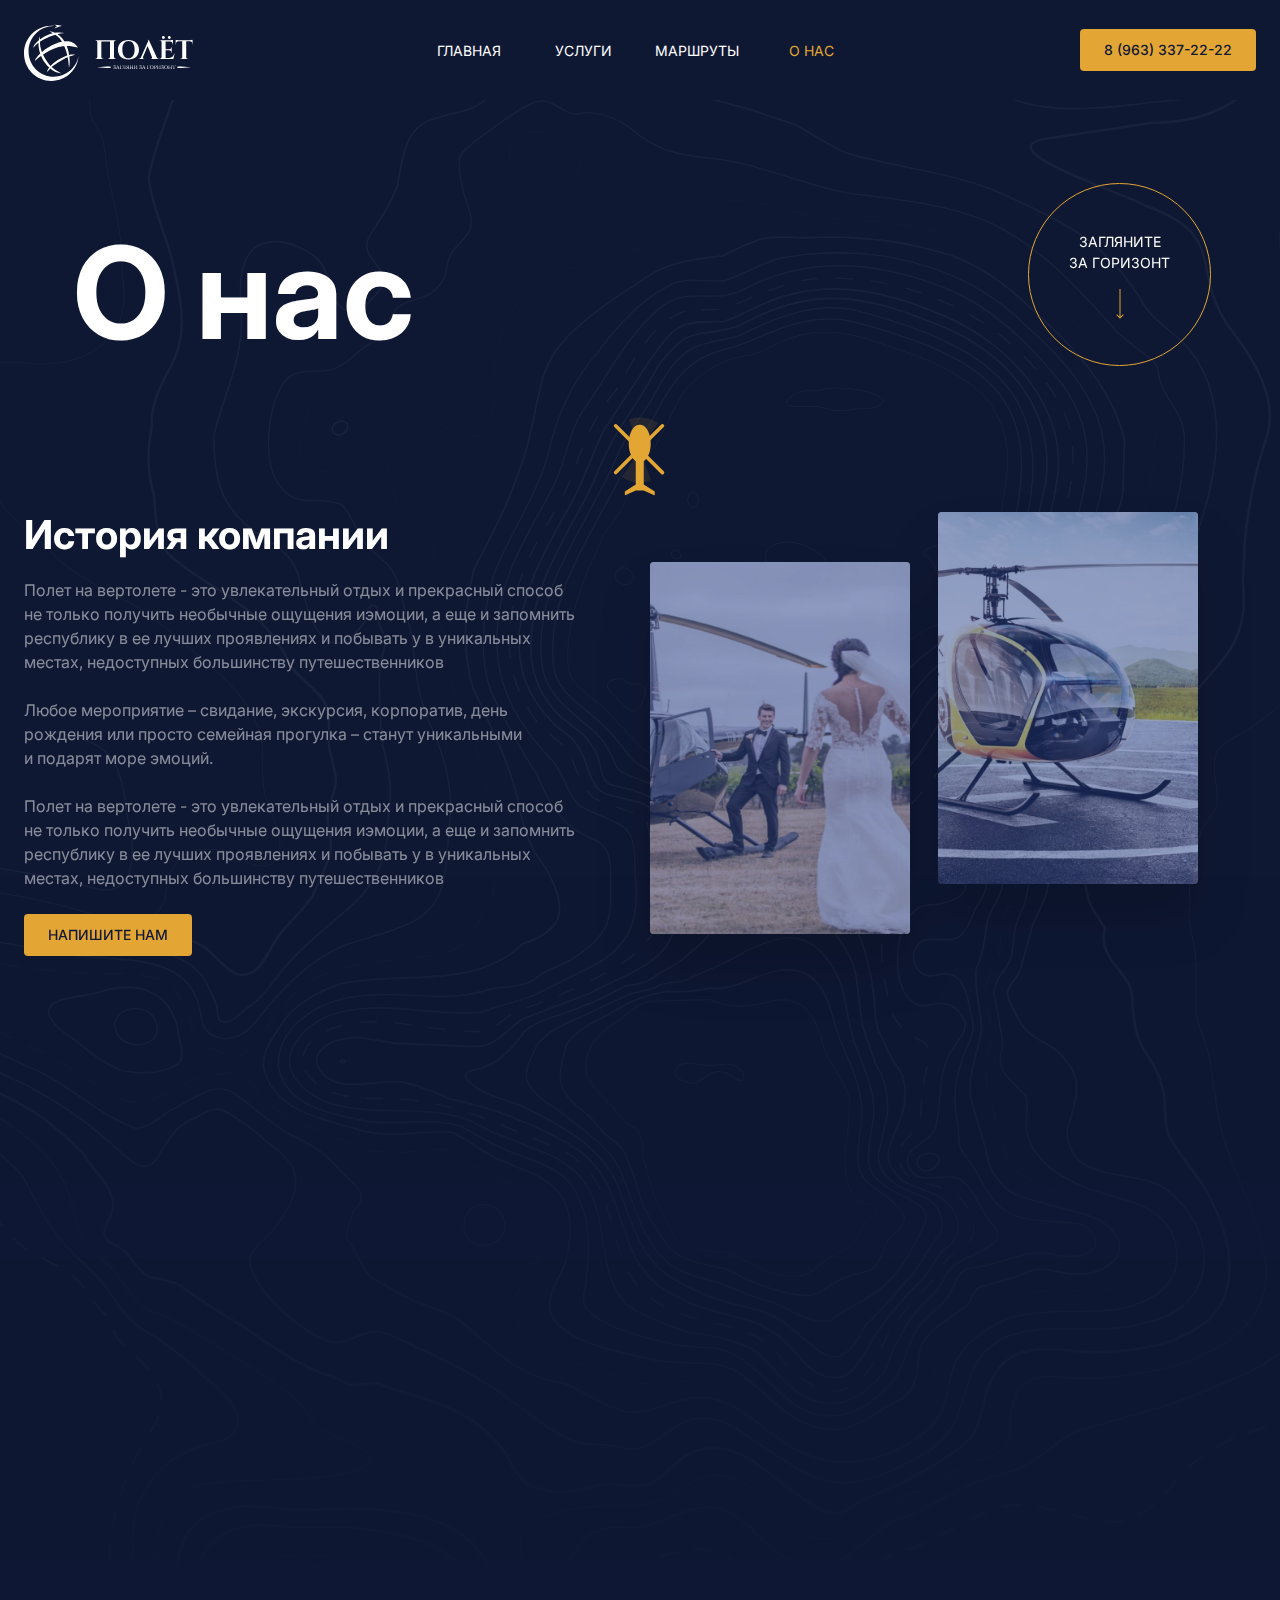
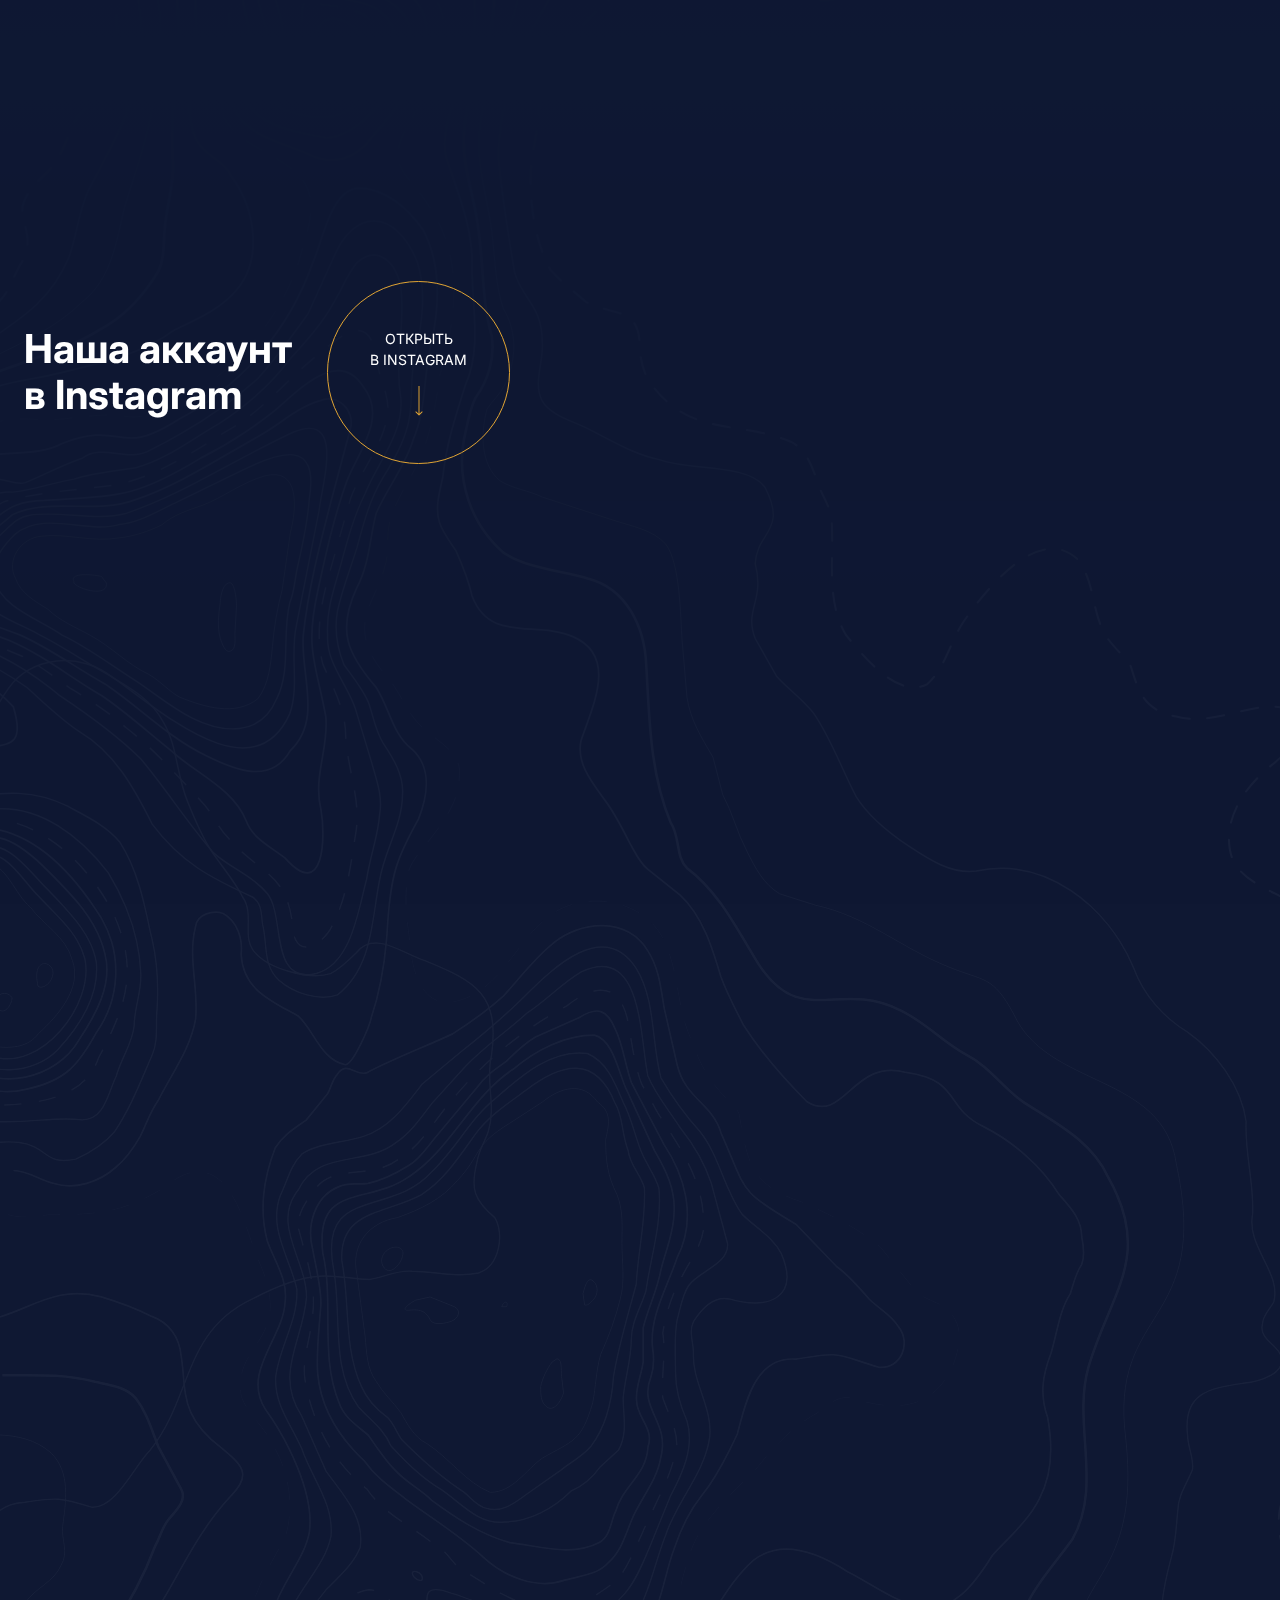
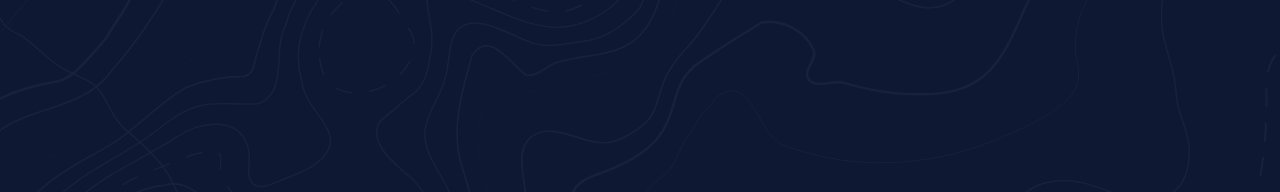
<file: about.html>
<!DOCTYPE html>
<html lang="ru">

<head>
	<meta charset="UTF-8">
	<meta http-equiv="X-UA-Compatible" content="IE=edge">
	<meta name="viewport" content="width=device-width, initial-scale=1.0">
	<title>Полёт - О нас</title>
	<!-- styles -->
	<link rel="stylesheet" href="css/vendor.min.css">
	<link rel="stylesheet" href="css/app.min.css">
</head>

<body class="scroll-disabled">
	<!-- cursor -->
	<div class="cursor cursor--hidden" id="cursor">
		<svg width="24" height="24" viewBox="0 0 17 17" fill="none" xmlns="http://www.w3.org/2000/svg">
			<path d="M0.74264 0.75736L16.299 7.82843L9.22792 9.24264L7.81371 16.3137L0.74264 0.75736Z" fill="#E3A634" />
		</svg>
	</div>
	<!-- end of cursor -->
	<!-- loader -->
	<div class="loader" id="loader">
		<div class="loader__block">
			<svg class="loader__icon" width="31" height="71" viewBox="0 0 31 71" fill="none" xmlns="http://www.w3.org/2000/svg">
				<path fill-rule="evenodd" clip-rule="evenodd" d="M19.25 36.7048C23.3474 33.9409 26.25 27.0559 26.25 19C26.25 8.50659 21.3251 0 15.25 0C9.17487 0 4.25 8.50659 4.25 19C4.25 27.0559 7.15264 33.9409 11.25 36.7048V60L0.25 67V71L11.25 66H19.25L30.25 71V67L19.25 60V36.7048Z" fill="#E3A634" />
			</svg>
			<svg class="loader__icon loader__icon--rotate" width="92" height="92" viewBox="0 0 92 92" fill="none" xmlns="http://www.w3.org/2000/svg">
				<path opacity="0.1" d="M76.5651 34.8749C78.3207 39.6984 78.9098 44.869 78.2843 49.9638C77.6587 55.0586 75.8362 59.933 72.9658 64.1885L45.9999 45.9998L76.5651 34.8749Z" fill="#E3A634" />
				<path opacity="0.1" d="M15.4349 57.1251C13.6793 52.3016 13.0902 47.131 13.7157 42.0362C14.3413 36.9414 16.1638 32.067 19.0342 27.8115L46.0001 46.0002L15.4349 57.1251Z" fill="#E3A634" />
				<rect x="21.8105" y="21" width="69.784" height="3.62148" rx="1.81074" transform="rotate(45 21.8105 21)" fill="#E3A634" />
				<rect width="69.784" height="3.62148" rx="1.81074" transform="matrix(-0.707107 0.707107 0.707107 0.707107 68.5947 21)" fill="#E3A634" />
			</svg>
		</div>
	</div>
	<!-- end of loader -->
	<!-- header -->
	<header class="header @@header" id="header" data-aos="fade-down" data-aos-delay="1000">
		<div class="container">
			<div class="header__wrapper">
				<button class="hamburger" id="hamburger-toggle" aria-label="Меню">
					<span class="hamburger__inner"></span>
					<span class="hamburger__inner"></span>
					<span class="hamburger__inner"></span>
				</button>
				<a href="index.html" class="header__logotype">
					<picture>
						<source srcset="img/logotype.svg" media="(min-width: 768px)">
						<img src="img/logotype-mobile.svg" alt="ПОЛЁТ">
					</picture>
				</a>
				<nav class="nav header__nav">
					<ul class="nav__list">
						<li class="nav__item @@main">
							<a href="index.html" class="nav__link">Главная</a>
						</li>
						<li class="nav__item @@services">
							<a href="services.html" class="nav__link">Услуги</a>
						</li>
						<li class="nav__item @@routes">
							<a href="routes.html" class="nav__link">Маршруты</a>
						</li>
						<li class="nav__item nav__item--active">
							<a href="about.html" class="nav__link">О нас</a>
						</li>
					</ul>
				</nav>
				<a href="tel:89633372222" class="header__number">
					<svg class="header__number-icon">
						<use xlink:href="img/sprite.svg#icon-phone-call"></use>
					</svg>
					<span class="header__number-title">8 (963) 337-22-22</span>
				</a>
			</div>
		</div>
	</header>
	<!-- end of header -->
	<!-- wrapper -->
	<div class="wrapper" data-aos="fade-in">
		<!-- page top -->
		<div class="page-top" id="page-top" data-aos="fade-in" data-aos-delay="1500" data-aos-anchor="#header">
			<div class="container">
				<div class="page-top__wrapper">
					<div class="page-top__overlay"></div>
					<picture class="page-top__img">
						<source srcset="img/promo-bg.jpg" media="(min-width: 768px)">
						<img src="img/promo-bg-mobile.jpg" alt="Image">
					</picture>
					<h2 class="page-top__title" data-aos="fade-up" data-aos-delay="2700" data-aos-anchor="#header">О нас</h2>
					<a href="#services" class="back-to page-top__back" data-aos="fade-up" data-aos-delay="2700" data-aos-anchor="#header">
						<span class="back-to__title">Загляните <br>за горизонт</span>
						<svg class="back-to__icon">
							<use xlink:href="img/sprite.svg#icon-arrow-bottom"></use>
						</svg>
					</a>
				</div>
			</div>
		</div>
		<!-- end of page top -->
		<!-- wrapper main -->
		<div class="wrapper-main" data-aos="fade-in" data-aos-delay="3000" data-aos-anchor="#header">
			<!-- about -->
			<section class="about" id="about">
				<div class="container">
					<div class="about__wrapper">
						<div class="about__left" data-aos="fade-right">
							<h3 class="about__title"><b>История компании</b></h3>
							<p class="about__description">
								Полет на вертолете - это увлекательный отдых и прекрасный способ <br>
								не только получить необычные ощущения иэмоции, a еще и запомнить республику в ее лучших проявлениях и побывать у в уникальных местах, недоступных большинству путешественников
								<br><br>
								Любое мероприятие – свидание, экскурсия, корпоратив, день рождения или просто семейная прогулка – станут уникальными <br>
								и подарят море эмоций.
								<br><br>
								Полет на вертолете - это увлекательный отдых и прекрасный способ <br>
								не только получить необычные ощущения иэмоции, a еще и запомнить республику в ее лучших проявлениях и побывать у в уникальных местах, недоступных большинству путешественников
							</p>
							<a href="#" class="about__btn btn">Напишите нам</a>
						</div>
						<div class="about__right" data-aos="fade-left">
							<div class="about__images">
								<picture class="about__img">
									<img src="img/about-img-01.jpg" alt="Image">
								</picture>
								<picture class="about__img">
									<img src="img/about-img-02.jpg" alt="Image">
								</picture>
							</div>
						</div>
					</div>
				</div>
			</section>
			<!-- end of about -->
			<!-- fleet -->
			<section class="fleet" id="fleet">
				<div class="container">
					<div class="section-heading" data-aos="fade-up">
						<h2 class="section-heading__title">Флот воздушных судов</h2>
					</div>
					<div class="fleet__wrapper">
						<article class="fleet__item" data-aos="fade-up">
							<div class="fleet__body">
								<h3 class="fleet__title">Airbus H130</h3>
								<ul class="fleet__list">
									<li class="fleet__list-item">Полет на вертолете</li>
									<li class="fleet__list-item">Полет на вертолете</li>
									<li class="fleet__list-item">Полет на вертолете</li>
									<li class="fleet__list-item">Полет на вертолете</li>
								</ul>
								<a href="#" class="fleet__link">Сертификат летной годности</a>
							</div>
							<picture class="fleet__img">
								<img src="img/fleet-helicopter-01.png" alt="Image">
							</picture>
						</article>
						<article class="fleet__item" data-aos="fade-up">
							<picture class="fleet__img">
								<img src="img/fleet-helicopter-02.png" alt="Image">
							</picture>
							<div class="fleet__body">
								<h3 class="fleet__title">Airbus EC130T2</h3>
								<ul class="fleet__list">
									<li class="fleet__list-item">Полет на вертолете</li>
									<li class="fleet__list-item">Полет на вертолете</li>
									<li class="fleet__list-item">Полет на вертолете</li>
									<li class="fleet__list-item">Полет на вертолете</li>
								</ul>
								<a href="#" class="fleet__link">Сертификат летной годности</a>
							</div>
						</article>
					</div>
				</div>
			</section>
			<!-- end of fleet -->
			<!-- gallery -->
			<section class="gallery" id="gallery">
				<div class="container">
					<div class="gallery__top">
						<div class="section-heading">
							<h2 class="section-heading__title">Наша аккаунт <br>в Instagram</h2>
						</div>
						<a href="#" class="back-to gallery__back" target="_blank">
							<span class="back-to__title">Открыть <br>в Instagram</span>
							<svg class="back-to__icon">
								<use xlink:href="img/sprite.svg#icon-arrow-bottom"></use>
							</svg>
						</a>
					</div>
					<div class="marquee gallery__marque" data-aos="transform">
						<div class="marquee__group">
							<picture class="gallery__img">
								<img src="img/gallery-01.jpg" alt="Image">
							</picture>
							<picture class="gallery__img">
								<img src="img/gallery-02.jpg" alt="Image">
							</picture>
							<picture class="gallery__img">
								<img src="img/gallery-03.jpg" alt="Image">
							</picture>
							<picture class="gallery__img">
								<img src="img/gallery-04.jpg" alt="Image">
							</picture>
							<picture class="gallery__img">
								<img src="img/gallery-05.jpg" alt="Image">
							</picture>
						</div>
						<div aria-hidden="true" class="marquee__group">
							<picture class="gallery__img">
								<img src="img/gallery-01.jpg" alt="Image">
							</picture>
							<picture class="gallery__img">
								<img src="img/gallery-02.jpg" alt="Image">
							</picture>
							<picture class="gallery__img">
								<img src="img/gallery-03.jpg" alt="Image">
							</picture>
							<picture class="gallery__img">
								<img src="img/gallery-04.jpg" alt="Image">
							</picture>
							<picture class="gallery__img">
								<img src="img/gallery-05.jpg" alt="Image">
							</picture>
						</div>
					</div>
					<div class="marquee marquee--reverse gallery__marque" data-aos="transform-reverse">
						<div class="marquee__group">
							<picture class="gallery__img">
								<img src="img/gallery-06.jpg" alt="Image">
							</picture>
							<picture class="gallery__img">
								<img src="img/gallery-07.jpg" alt="Image">
							</picture>
							<picture class="gallery__img">
								<img src="img/gallery-08.jpg" alt="Image">
							</picture>
							<picture class="gallery__img">
								<img src="img/gallery-09.jpg" alt="Image">
							</picture>
							<picture class="gallery__img">
								<img src="img/gallery-01.jpg" alt="Image">
							</picture>
						</div>
						<div aria-hidden="true" class="marquee__group">
							<picture class="gallery__img">
								<img src="img/gallery-06.jpg" alt="Image">
							</picture>
							<picture class="gallery__img">
								<img src="img/gallery-07.jpg" alt="Image">
							</picture>
							<picture class="gallery__img">
								<img src="img/gallery-08.jpg" alt="Image">
							</picture>
							<picture class="gallery__img">
								<img src="img/gallery-09.jpg" alt="Image">
							</picture>
							<picture class="gallery__img">
								<img src="img/gallery-01.jpg" alt="Image">
							</picture>
						</div>
					</div>
				</div>
			</section>
			<!-- end of gallery -->
			<!-- feedback -->
			<section class="feedback" id="feedback" data-aos="fade-in">
				<div class="container">
					<div class="feedback__wrapper" data-aos="fade-left">
						<h2 class="feedback__title">Отправляйтесь за горизонт на комфортном вертолете </h2>
						<p class="feedback__description">Оставьте свои данные, мы свяжемся с вами и обсудим все детали </p>
						<form action="#" class="feedback-form feedback__form">
							<div class="feedback-form__inner">
								<input type="text" class="feedback-form__input input" placeholder="Ваше имя" required>
								<input type="tel" class="feedback-form__input input" placeholder="Номер телефона" data-inputmask="'mask': '+7 (999) 999-99-99'" required>
							</div>
							<div class="feedback-form__inner">
								<textarea class="feedback-form__input textarea" placeholder="Ваше сообщение" required></textarea>
							</div>
							<div class="feedback-form__bottom">
								<p class="feedback-form__copyright">Нажимая кнопку «отправить», вы принимаете <a href="#">условия передачи персональных данных</a> и нашу <a href="#">политику конфиденциальности</a></p>
								<button class="feedback-form__btn btn">Отправить</button>
							</div>
						</form>
					</div>
				</div>
			</section>
			<!-- end of feedback -->
			<!-- footer -->
			<footer class="footer" id="footer" data-aos="fade-in" data-aos-anchor="#footer">
				<div class="container">
					<div class="footer__wrapper">
						<div class="footer__block">
							<span class="footer__help">Email</span>
							<a href="#" class="footer__link">polet.travelcompany@gmail.com</a>
						</div>
						<div class="footer__block">
							<span class="footer__help">Телефон</span>
							<a href="tel:89633372222" class="footer__link">8 (963) 337-22-22</a>
						</div>
						<div class="footer__block">
							<span class="footer__help">Адрес</span>
							<address class="footer__link">Дагестан, Махачкала, д.1 офис 1</address>
						</div>
						<a href="#header" class="back-to footer__back">
							<span class="back-to__title">Вернуться наверх</span>
							<svg class="back-to__icon">
								<use xlink:href="img/sprite.svg#icon-arrow-top"></use>
							</svg>
						</a>
					</div>
					<div class="footer__wrapper footer__wrapper--bottom">
						<div class="footer__block">
							<p class="footer__copyright">© Полет 2022 | Все права защищены</p>
						</div>
						<div class="footer__block">
							<a href="#" class="footer__info">Политика конфиденциальности</a>
						</div>
						<div class="footer__block">
							<div class="c-socials footer__socials">
								<ul class="c-socials__list">
									<li class="c-socials__item">
										<a href="#" class="c-socials__link">
											<svg class="c-socials__icon">
												<use xlink:href="img/sprite.svg#icon-telegram"></use>
											</svg>
										</a>
									</li>
									<li class="c-socials__item">
										<a href="#" class="c-socials__link">
											<svg class="c-socials__icon">
												<use xlink:href="img/sprite.svg#icon-vk"></use>
											</svg>
										</a>
									</li>
									<li class="c-socials__item">
										<a href="#" class="c-socials__link">
											<svg class="c-socials__icon">
												<use xlink:href="img/sprite.svg#icon-instagram"></use>
											</svg>
										</a>
									</li>
								</ul>
							</div>
						</div>
					</div>
				</div>
			</footer>
			<!-- end of footer -->
		</div>
		<!-- end of wrapper main -->
	</div>
	<!-- end of wrapper -->
	<!-- scripts -->
	<script src="js/vendor.min.js"></script>
	<script src="js/app.min.js"></script>
</body>

</html>
</file>
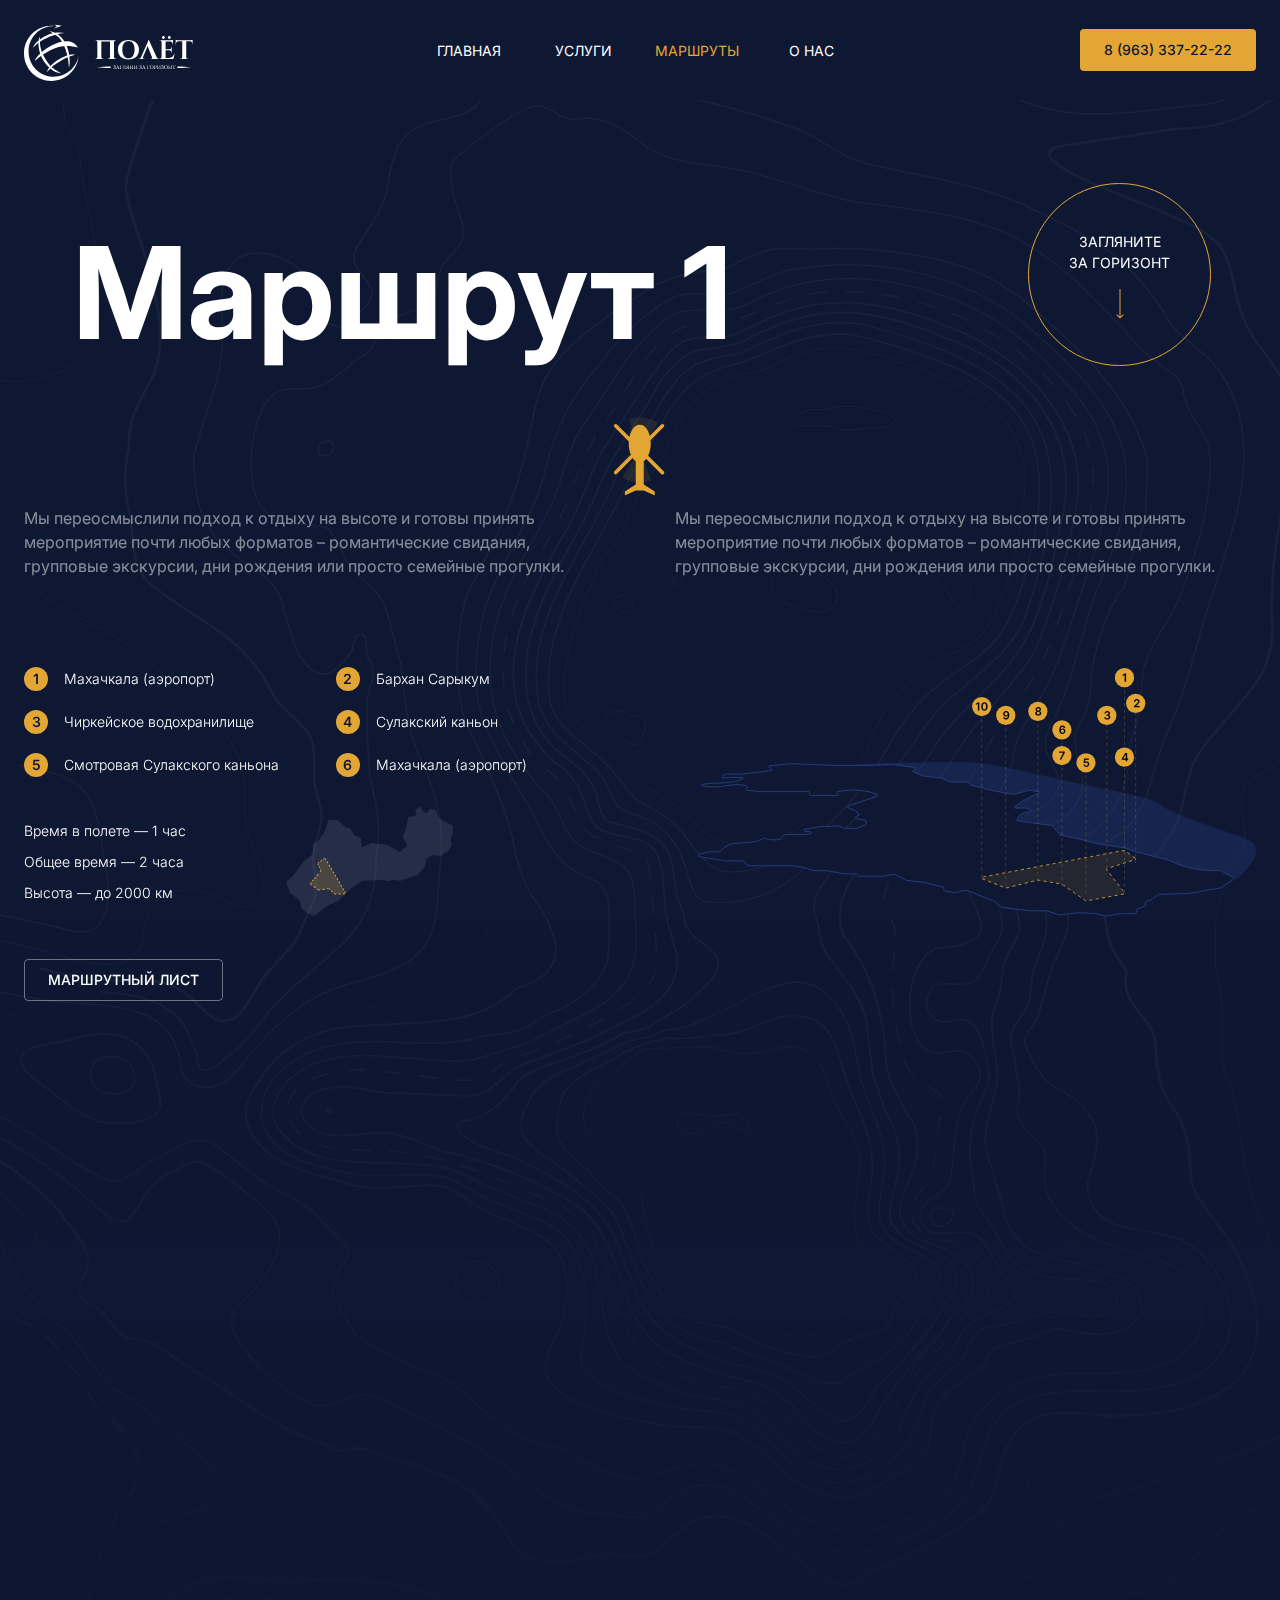
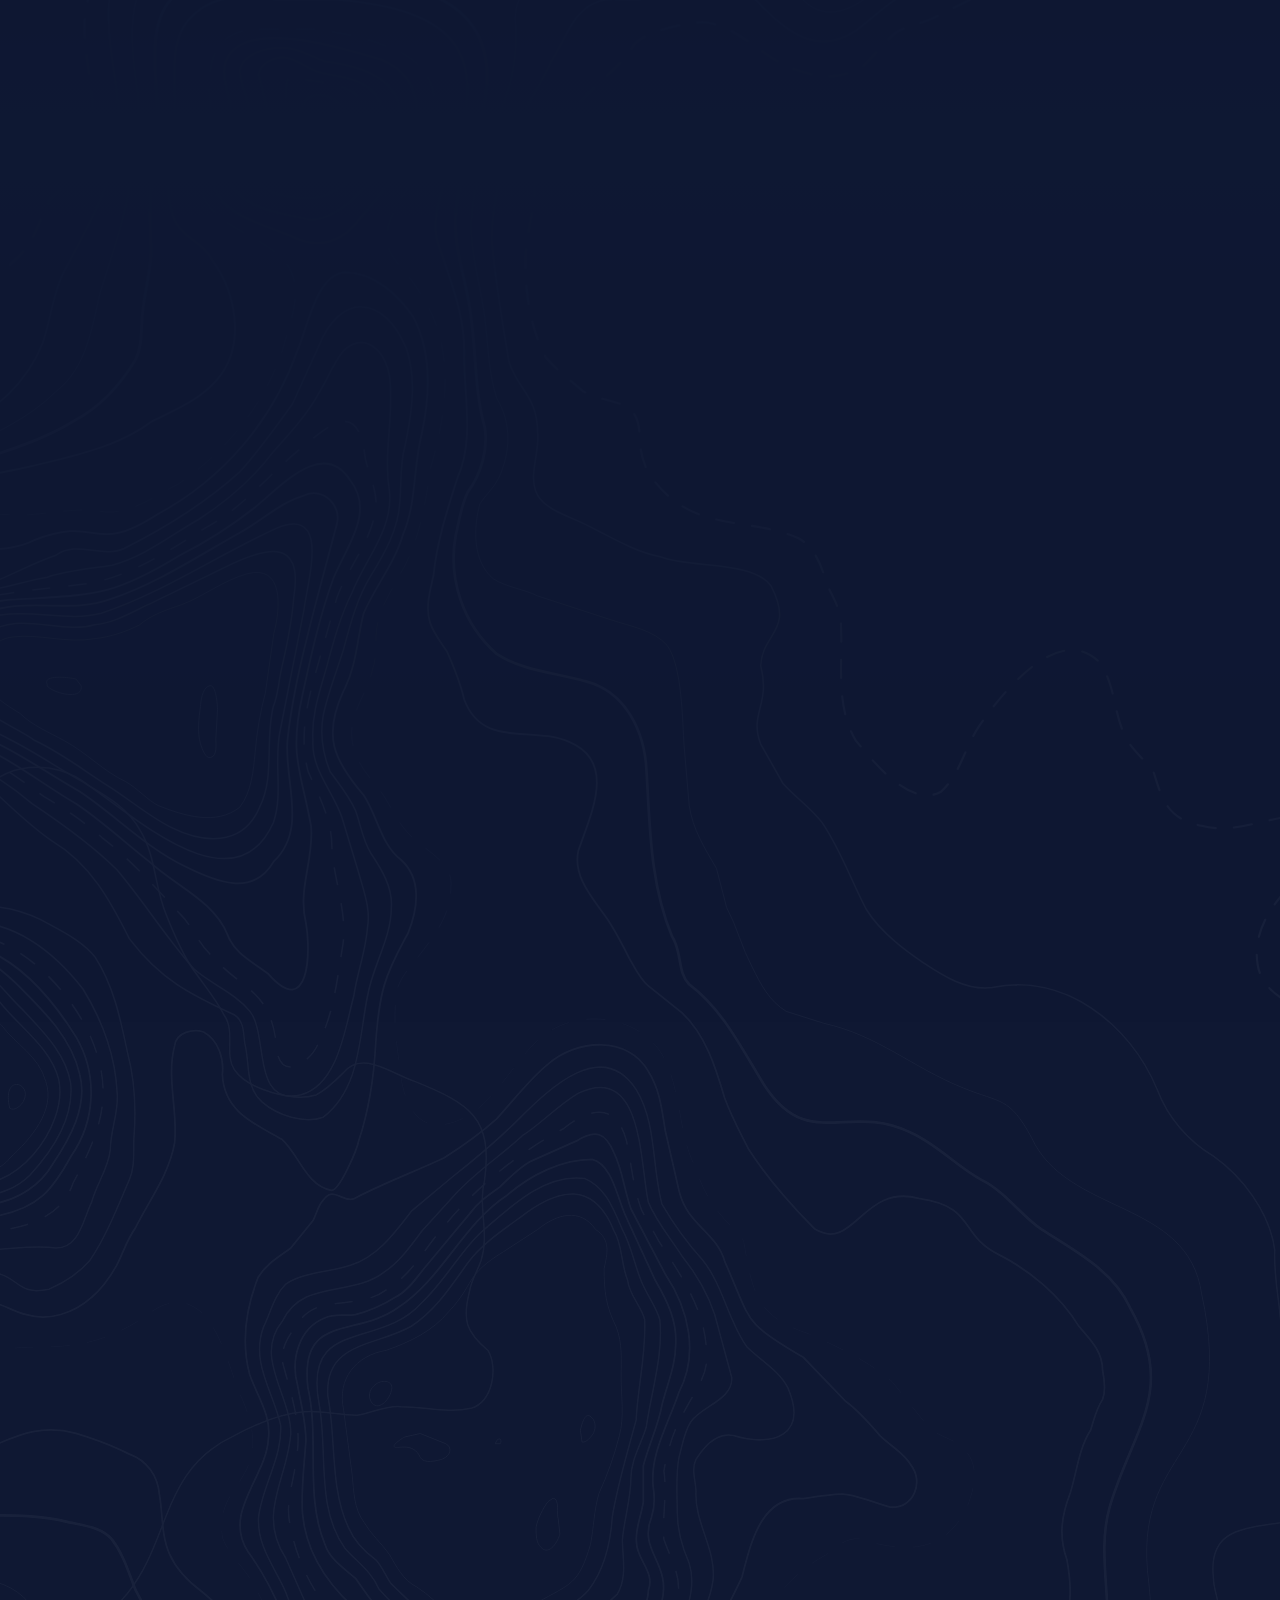
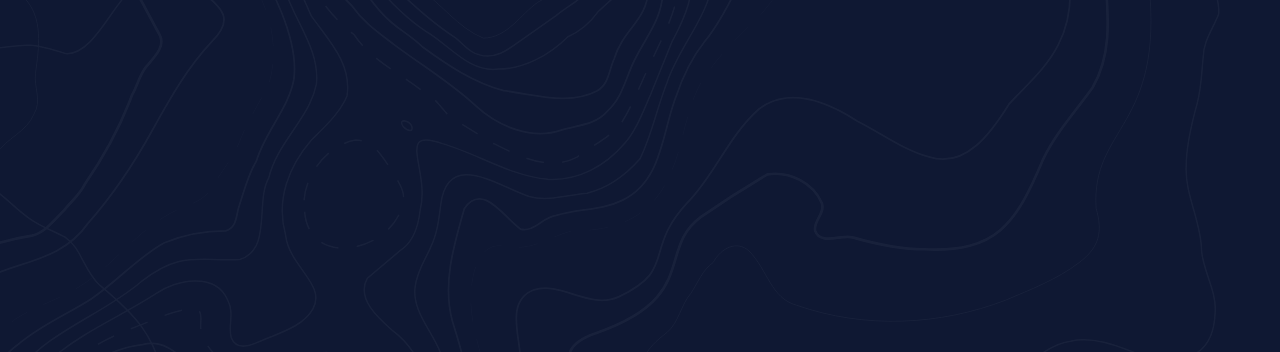
<file: route.html>
<!DOCTYPE html>
<html lang="ru">

<head>
	<meta charset="UTF-8">
	<meta http-equiv="X-UA-Compatible" content="IE=edge">
	<meta name="viewport" content="width=device-width, initial-scale=1.0">
	<title>Полёт - Маршрут 1</title>
	<!-- styles -->
	<link rel="stylesheet" href="css/vendor.min.css">
	<link rel="stylesheet" href="css/app.min.css">
</head>

<body class="scroll-disabled">
	<!-- cursor -->
	<div class="cursor cursor--hidden" id="cursor">
		<svg width="24" height="24" viewBox="0 0 17 17" fill="none" xmlns="http://www.w3.org/2000/svg">
			<path d="M0.74264 0.75736L16.299 7.82843L9.22792 9.24264L7.81371 16.3137L0.74264 0.75736Z" fill="#E3A634" />
		</svg>
	</div>
	<!-- end of cursor -->
	<!-- loader -->
	<div class="loader" id="loader">
		<div class="loader__block">
			<svg class="loader__icon" width="31" height="71" viewBox="0 0 31 71" fill="none" xmlns="http://www.w3.org/2000/svg">
				<path fill-rule="evenodd" clip-rule="evenodd" d="M19.25 36.7048C23.3474 33.9409 26.25 27.0559 26.25 19C26.25 8.50659 21.3251 0 15.25 0C9.17487 0 4.25 8.50659 4.25 19C4.25 27.0559 7.15264 33.9409 11.25 36.7048V60L0.25 67V71L11.25 66H19.25L30.25 71V67L19.25 60V36.7048Z" fill="#E3A634" />
			</svg>
			<svg class="loader__icon loader__icon--rotate" width="92" height="92" viewBox="0 0 92 92" fill="none" xmlns="http://www.w3.org/2000/svg">
				<path opacity="0.1" d="M76.5651 34.8749C78.3207 39.6984 78.9098 44.869 78.2843 49.9638C77.6587 55.0586 75.8362 59.933 72.9658 64.1885L45.9999 45.9998L76.5651 34.8749Z" fill="#E3A634" />
				<path opacity="0.1" d="M15.4349 57.1251C13.6793 52.3016 13.0902 47.131 13.7157 42.0362C14.3413 36.9414 16.1638 32.067 19.0342 27.8115L46.0001 46.0002L15.4349 57.1251Z" fill="#E3A634" />
				<rect x="21.8105" y="21" width="69.784" height="3.62148" rx="1.81074" transform="rotate(45 21.8105 21)" fill="#E3A634" />
				<rect width="69.784" height="3.62148" rx="1.81074" transform="matrix(-0.707107 0.707107 0.707107 0.707107 68.5947 21)" fill="#E3A634" />
			</svg>
		</div>
	</div>
	<!-- end of loader -->
	<!-- header -->
	<header class="header @@header" id="header" data-aos="fade-down" data-aos-delay="1000">
		<div class="container">
			<div class="header__wrapper">
				<button class="hamburger" id="hamburger-toggle" aria-label="Меню">
					<span class="hamburger__inner"></span>
					<span class="hamburger__inner"></span>
					<span class="hamburger__inner"></span>
				</button>
				<a href="index.html" class="header__logotype">
					<picture>
						<source srcset="img/logotype.svg" media="(min-width: 768px)">
						<img src="img/logotype-mobile.svg" alt="ПОЛЁТ">
					</picture>
				</a>
				<nav class="nav header__nav">
					<ul class="nav__list">
						<li class="nav__item @@main">
							<a href="index.html" class="nav__link">Главная</a>
						</li>
						<li class="nav__item @@services">
							<a href="services.html" class="nav__link">Услуги</a>
						</li>
						<li class="nav__item nav__item--active">
							<a href="routes.html" class="nav__link">Маршруты</a>
						</li>
						<li class="nav__item @@about">
							<a href="about.html" class="nav__link">О нас</a>
						</li>
					</ul>
				</nav>
				<a href="tel:89633372222" class="header__number">
					<svg class="header__number-icon">
						<use xlink:href="img/sprite.svg#icon-phone-call"></use>
					</svg>
					<span class="header__number-title">8 (963) 337-22-22</span>
				</a>
			</div>
		</div>
	</header>
	<!-- end of header -->
	<!-- wrapper -->
	<div class="wrapper" data-aos="fade-in">
		<!-- page top -->
		<div class="page-top" id="page-top" data-aos="fade-in" data-aos-delay="1500" data-aos-anchor="#header">
			<div class="container">
				<div class="page-top__wrapper">
					<div class="page-top__overlay"></div>
					<picture class="page-top__img">
						<source srcset="img/promo-bg.jpg" media="(min-width: 768px)">
						<img src="img/promo-bg-mobile.jpg" alt="Image">
					</picture>
					<h2 class="page-top__title" data-aos="fade-up" data-aos-delay="2700" data-aos-anchor="#header">Маршрут 1</h2>
					<a href="#services" class="back-to page-top__back" data-aos="fade-up" data-aos-delay="2700" data-aos-anchor="#header">
						<span class="back-to__title">Загляните <br>за горизонт</span>
						<svg class="back-to__icon">
							<use xlink:href="img/sprite.svg#icon-arrow-bottom"></use>
						</svg>
					</a>
				</div>
			</div>
		</div>
		<!-- end of page top -->
		<!-- wrapper main -->
		<div class="wrapper-main" data-aos="fade-in" data-aos-delay="3000" data-aos-offset="0">
			<!-- route -->
			<div class="route" id="route">
				<div class="container">
					<div class="route__top" data-aos="fade-up">
						<p class="route__description">Мы переосмыслили подход к отдыху на высоте и готовы принять мероприятие почти любых форматов – романтические свидания, групповые экскурсии, дни рождения или просто семейные прогулки. </p>
						<p class="route__description">Мы переосмыслили подход к отдыху на высоте и готовы принять мероприятие почти любых форматов – романтические свидания, групповые экскурсии, дни рождения или просто семейные прогулки. </p>
						<div class="route__controls route__controls--mobile">
							<a href="#" class="route__btn btn btn--transparent">Маршрутный лист</a>
						</div>
					</div>
					<div class="route__wrapper">
						<div class="route__left" data-aos="fade-right">
							<div class="route__body">
								<ul class="route__list">
									<li class="route__item">Махачкала (аэропорт)</li>
									<li class="route__item">Бархан Сарыкум</li>
									<li class="route__item">Чиркейское водохранилище</li>
									<li class="route__item">Сулакский каньон</li>
									<li class="route__item">Смотровая Сулакского каньона</li>
									<li class="route__item">Махачкала (аэропорт)</li>
								</ul>
								<div class="route__block">
									<div class="route__info">
										<span class="route__elem">Время в полете — <span>1 час</span></span>
										<span class="route__elem">Общее время — <span>2 часа</span></span>
										<span class="route__elem">Высота — <span>до 2000 км</span></span>
									</div>
									<picture class="route__info-map">
										<img src="img/info-map-06.png" alt="Image">
									</picture>
								</div>
							</div>
							<div class="route__controls route__controls--desktop">
								<a href="#" class="route__btn btn btn--transparent">Маршрутный лист</a>
							</div>
						</div>
						<div class="route__right" data-aos="fade-left">
							<picture class="route__map">
								<img src="img/route-map-06.svg" alt="Map">
							</picture>
						</div>
					</div>
				</div>
			</div>
			<!-- end of route -->
			<!-- application -->
			<section class="application" id="application">
				<div class="container">
					<div class="application__wrapper" data-aos="fade-in" data-aos-anchor="#application">
						<a href="about.html" class="back-to application__back" data-aos="fade-right">
							<span class="back-to__title">Подробнее <br>о нас и наших <br>вертолетах</span>
							<svg class="back-to__icon">
								<use xlink:href="img/sprite.svg#icon-arrow-right"></use>
							</svg>
						</a>
						<div class="application__left">
							<picture class="application__img">
								<img src="img/helicopter.png" alt="Image">
							</picture>
						</div>
						<div class="application__right" data-aos="fade-left">
							<h3 class="application__title">Оставить заявку на полет <br>по этому маршруту</h3>
							<form action="#" class="application-form">
								<div class="application-form__inner">
									<input type="tel" class="application-form__input input" placeholder="Номер телефона" data-inputmask="'mask': '+7 (999) 999-99-99'" required>
								</div>
								<div class="application-form__bottom">
									<p class="application-form__copyright">Нажимая кнопку «отправить», вы принимаете <a href="#">условия передачи персональных данных</a> и нашу <a href="#">политику конфиденциальности</a></p>
									<button class="application-form__btn btn">Отправить</button>
								</div>
							</form>
						</div>
					</div>
				</div>
			</section>
			<!-- end of application -->
			<!-- route list -->
			<section class="route-list" id="route-list">
				<div class="container">
					<div class="section-heading" data-aos="fade-up">
						<h2 class="section-heading__title">Маршрутный лист</h2>
					</div>
					<div class="route-list__wrapper">
						<article class="route-list__item" style="background-image: url(img/route-list-01.jpg);" data-aos="fade-up">
							<span class="route-list__name">Махачкала (аэропорт)</span>
						</article>
						<article class="route-list__item" style="background-image: url(img/route-list-02.jpg);" data-aos="fade-up" data-aos-delay="100">
							<span class="route-list__name">Бархан Сарыкум</span>
						</article>
						<article class="route-list__item" style="background-image: url(img/route-list-03.jpg);" data-aos="fade-up">
							<span class="route-list__name">Чиркейское водохранилище</span>
						</article>
						<article class="route-list__item" style="background-image: url(img/route-list-04.jpg);" data-aos="fade-up" data-aos-delay="100">
							<span class="route-list__name">Сулакский каньон</span>
						</article>
						<article class="route-list__item" style="background-image: url(img/route-list-05.jpg);" data-aos="fade-up">
							<span class="route-list__name">Смотровая Сулакского каньона</span>
						</article>
						<article class="route-list__item" style="background-image: url(img/route-list-06.jpg);" data-aos="fade-up" data-aos-delay="100">
							<span class="route-list__name">Махачкала (аэропорт)</span>
						</article>
					</div>
				</div>
			</section>
			<!-- end of route list -->
			<!-- feedback -->
			<section class="feedback" id="feedback" data-aos="fade-in">
				<div class="container">
					<div class="feedback__wrapper" data-aos="fade-left">
						<h2 class="feedback__title">Отправляйтесь за горизонт на комфортном вертолете </h2>
						<p class="feedback__description">Оставьте свои данные, мы свяжемся с вами и обсудим все детали </p>
						<form action="#" class="feedback-form feedback__form">
							<div class="feedback-form__inner">
								<input type="text" class="feedback-form__input input" placeholder="Ваше имя" required>
								<input type="tel" class="feedback-form__input input" placeholder="Номер телефона" data-inputmask="'mask': '+7 (999) 999-99-99'" required>
							</div>
							<div class="feedback-form__inner">
								<textarea class="feedback-form__input textarea" placeholder="Ваше сообщение" required></textarea>
							</div>
							<div class="feedback-form__bottom">
								<p class="feedback-form__copyright">Нажимая кнопку «отправить», вы принимаете <a href="#">условия передачи персональных данных</a> и нашу <a href="#">политику конфиденциальности</a></p>
								<button class="feedback-form__btn btn">Отправить</button>
							</div>
						</form>
					</div>
				</div>
			</section>
			<!-- end of feedback -->
			<!-- footer -->
			<footer class="footer" id="footer" data-aos="fade-in" data-aos-anchor="#footer">
				<div class="container">
					<div class="footer__wrapper">
						<div class="footer__block">
							<span class="footer__help">Email</span>
							<a href="#" class="footer__link">polet.travelcompany@gmail.com</a>
						</div>
						<div class="footer__block">
							<span class="footer__help">Телефон</span>
							<a href="tel:89633372222" class="footer__link">8 (963) 337-22-22</a>
						</div>
						<div class="footer__block">
							<span class="footer__help">Адрес</span>
							<address class="footer__link">Дагестан, Махачкала, д.1 офис 1</address>
						</div>
						<a href="#header" class="back-to footer__back">
							<span class="back-to__title">Вернуться наверх</span>
							<svg class="back-to__icon">
								<use xlink:href="img/sprite.svg#icon-arrow-top"></use>
							</svg>
						</a>
					</div>
					<div class="footer__wrapper footer__wrapper--bottom">
						<div class="footer__block">
							<p class="footer__copyright">© Полет 2022 | Все права защищены</p>
						</div>
						<div class="footer__block">
							<a href="#" class="footer__info">Политика конфиденциальности</a>
						</div>
						<div class="footer__block">
							<div class="c-socials footer__socials">
								<ul class="c-socials__list">
									<li class="c-socials__item">
										<a href="#" class="c-socials__link">
											<svg class="c-socials__icon">
												<use xlink:href="img/sprite.svg#icon-telegram"></use>
											</svg>
										</a>
									</li>
									<li class="c-socials__item">
										<a href="#" class="c-socials__link">
											<svg class="c-socials__icon">
												<use xlink:href="img/sprite.svg#icon-vk"></use>
											</svg>
										</a>
									</li>
									<li class="c-socials__item">
										<a href="#" class="c-socials__link">
											<svg class="c-socials__icon">
												<use xlink:href="img/sprite.svg#icon-instagram"></use>
											</svg>
										</a>
									</li>
								</ul>
							</div>
						</div>
					</div>
				</div>
			</footer>
			<!-- end of footer -->
		</div>
		<!-- end of wrapper main -->
	</div>
	<!-- end of wrapper -->
	<!-- scripts -->
	<script src="js/vendor.min.js"></script>
	<script src="js/app.min.js"></script>
</body>

</html>
</file>
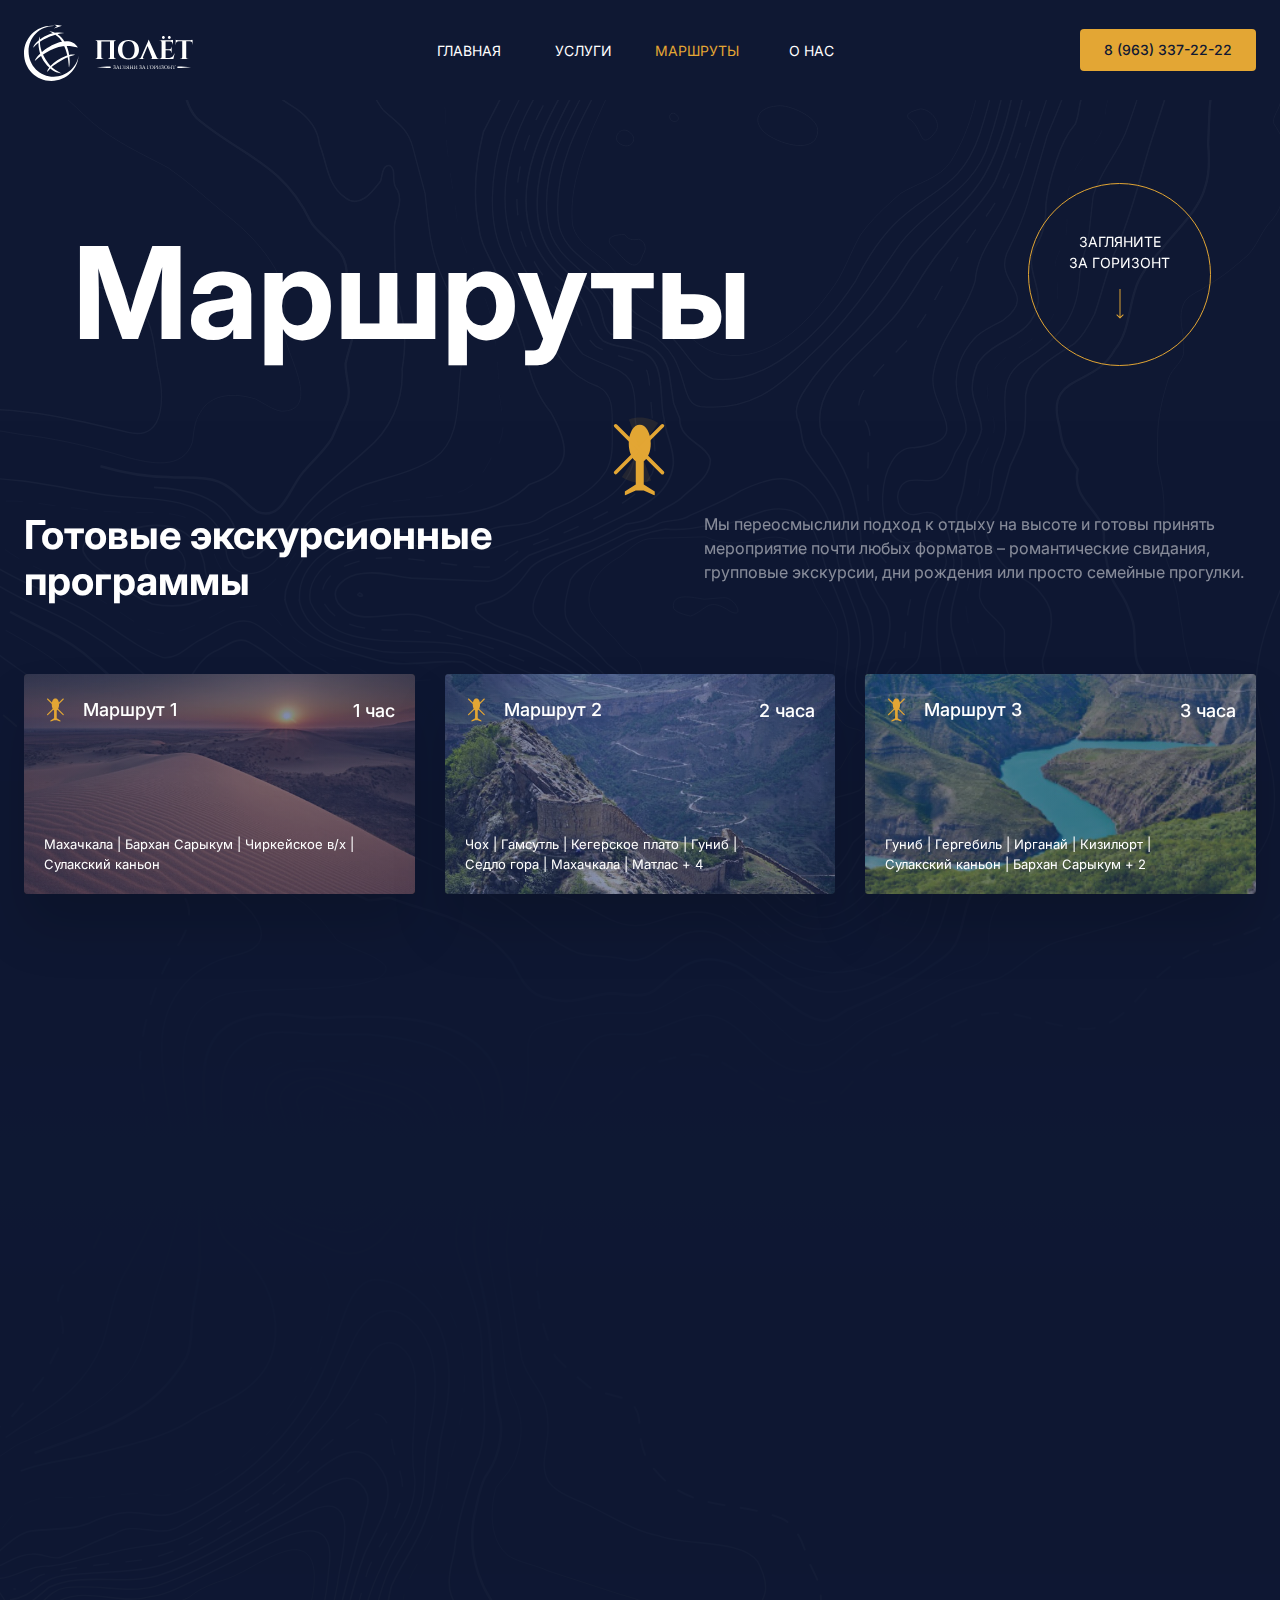
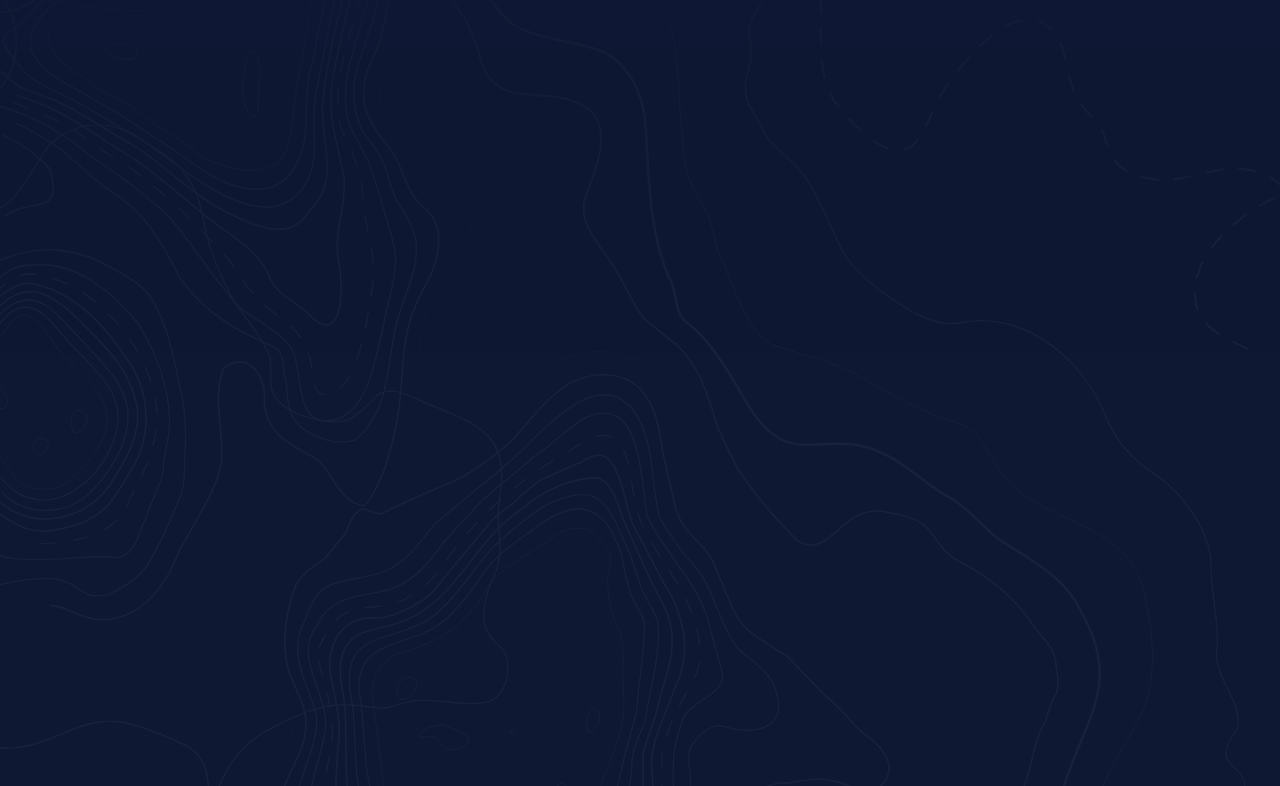
<file: routes.html>
<!DOCTYPE html>
<html lang="ru">

<head>
	<meta charset="UTF-8">
	<meta http-equiv="X-UA-Compatible" content="IE=edge">
	<meta name="viewport" content="width=device-width, initial-scale=1.0">
	<title>Полёт - Маршруты</title>
	<!-- styles -->
	<link rel="stylesheet" href="css/vendor.min.css">
	<link rel="stylesheet" href="css/app.min.css">
</head>

<body class="scroll-disabled">
	<!-- cursor -->
	<div class="cursor cursor--hidden" id="cursor">
		<svg width="24" height="24" viewBox="0 0 17 17" fill="none" xmlns="http://www.w3.org/2000/svg">
			<path d="M0.74264 0.75736L16.299 7.82843L9.22792 9.24264L7.81371 16.3137L0.74264 0.75736Z" fill="#E3A634" />
		</svg>
	</div>
	<!-- end of cursor -->
	<!-- loader -->
	<div class="loader" id="loader">
		<div class="loader__block">
			<svg class="loader__icon" width="31" height="71" viewBox="0 0 31 71" fill="none" xmlns="http://www.w3.org/2000/svg">
				<path fill-rule="evenodd" clip-rule="evenodd" d="M19.25 36.7048C23.3474 33.9409 26.25 27.0559 26.25 19C26.25 8.50659 21.3251 0 15.25 0C9.17487 0 4.25 8.50659 4.25 19C4.25 27.0559 7.15264 33.9409 11.25 36.7048V60L0.25 67V71L11.25 66H19.25L30.25 71V67L19.25 60V36.7048Z" fill="#E3A634" />
			</svg>
			<svg class="loader__icon loader__icon--rotate" width="92" height="92" viewBox="0 0 92 92" fill="none" xmlns="http://www.w3.org/2000/svg">
				<path opacity="0.1" d="M76.5651 34.8749C78.3207 39.6984 78.9098 44.869 78.2843 49.9638C77.6587 55.0586 75.8362 59.933 72.9658 64.1885L45.9999 45.9998L76.5651 34.8749Z" fill="#E3A634" />
				<path opacity="0.1" d="M15.4349 57.1251C13.6793 52.3016 13.0902 47.131 13.7157 42.0362C14.3413 36.9414 16.1638 32.067 19.0342 27.8115L46.0001 46.0002L15.4349 57.1251Z" fill="#E3A634" />
				<rect x="21.8105" y="21" width="69.784" height="3.62148" rx="1.81074" transform="rotate(45 21.8105 21)" fill="#E3A634" />
				<rect width="69.784" height="3.62148" rx="1.81074" transform="matrix(-0.707107 0.707107 0.707107 0.707107 68.5947 21)" fill="#E3A634" />
			</svg>
		</div>
	</div>
	<!-- end of loader -->
	<!-- header -->
	<header class="header @@header" id="header" data-aos="fade-down" data-aos-delay="1000">
		<div class="container">
			<div class="header__wrapper">
				<button class="hamburger" id="hamburger-toggle" aria-label="Меню">
					<span class="hamburger__inner"></span>
					<span class="hamburger__inner"></span>
					<span class="hamburger__inner"></span>
				</button>
				<a href="index.html" class="header__logotype">
					<picture>
						<source srcset="img/logotype.svg" media="(min-width: 768px)">
						<img src="img/logotype-mobile.svg" alt="ПОЛЁТ">
					</picture>
				</a>
				<nav class="nav header__nav">
					<ul class="nav__list">
						<li class="nav__item @@main">
							<a href="index.html" class="nav__link">Главная</a>
						</li>
						<li class="nav__item @@services">
							<a href="services.html" class="nav__link">Услуги</a>
						</li>
						<li class="nav__item nav__item--active">
							<a href="routes.html" class="nav__link">Маршруты</a>
						</li>
						<li class="nav__item @@about">
							<a href="about.html" class="nav__link">О нас</a>
						</li>
					</ul>
				</nav>
				<a href="tel:89633372222" class="header__number">
					<svg class="header__number-icon">
						<use xlink:href="img/sprite.svg#icon-phone-call"></use>
					</svg>
					<span class="header__number-title">8 (963) 337-22-22</span>
				</a>
			</div>
		</div>
	</header>
	<!-- end of header -->
	<!-- wrapper -->
	<div class="wrapper" data-aos="fade-in">
		<!-- page top -->
		<div class="page-top" id="page-top" data-aos="fade-in" data-aos-delay="1500" data-aos-anchor="#header">
			<div class="container">
				<div class="page-top__wrapper">
					<div class="page-top__overlay"></div>
					<picture class="page-top__img">
						<source srcset="img/promo-bg.jpg" media="(min-width: 768px)">
						<img src="img/promo-bg-mobile.jpg" alt="Image">
					</picture>
					<h2 class="page-top__title" data-aos="fade-up" data-aos-delay="2700" data-aos-anchor="#header">Маршруты</h2>
					<a href="#services" class="back-to page-top__back" data-aos="fade-up" data-aos-delay="2700" data-aos-anchor="#header">
						<span class="back-to__title">Загляните <br>за горизонт</span>
						<svg class="back-to__icon">
							<use xlink:href="img/sprite.svg#icon-arrow-bottom"></use>
						</svg>
					</a>
				</div>
			</div>
		</div>
		<!-- end of page top -->
		<!-- wrapper main -->
		<div class="wrapper-main" data-aos="fade-in" data-aos-delay="3000" data-aos-anchor="#header">
			<!-- routes -->
			<section class="routes" id="routes">
				<div class="container">
					<div class="section-heading" data-aos="fade-up">
						<h2 class="section-heading__title">Готовые экскурсионные программы</h2>
						<p class="section-heading__description">Мы переосмыслили подход к отдыху на высоте и готовы принять мероприятие почти любых форматов – романтические свидания, групповые экскурсии, дни рождения или просто семейные прогулки. </p>
					</div>
					<div class="routes__wrapper">
						<a href="route.html" class="routes__item" data-aos="fade-up">
							<picture class="routes__img">
								<img src="img/routes-01.jpg" alt="Image">
							</picture>
							<div class="routes__top">
								<span class="routes__title">Маршрут 1</span>
								<span class="routes__time">1 час</span>
							</div>
							<ul class="routes__list">
								<li class="routes__list-item">Махачкала</li>
								<li class="routes__list-item">Бархан Сарыкум</li>
								<li class="routes__list-item">Чиркейское в/х</li>
								<li class="routes__list-item">Сулакский каньон</li>
							</ul>
						</a>
						<a href="route.html" class="routes__item" data-aos="fade-up">
							<picture class="routes__img">
								<img src="img/routes-02.jpg" alt="Image">
							</picture>
							<div class="routes__top">
								<span class="routes__title">Маршрут 2</span>
								<span class="routes__time">2 часа</span>
							</div>
							<ul class="routes__list">
								<li class="routes__list-item">Чох</li>
								<li class="routes__list-item">Гамсутль</li>
								<li class="routes__list-item">Кегерское плато</li>
								<li class="routes__list-item">Гуниб</li>
								<li class="routes__list-item">Седло гора</li>
								<li class="routes__list-item">Махачкала</li>
								<li class="routes__list-item">Матлас + 4</li>
							</ul>
						</a>
						<a href="route.html" class="routes__item" data-aos="fade-up">
							<picture class="routes__img">
								<img src="img/routes-03.jpg" alt="Image">
							</picture>
							<div class="routes__top">
								<span class="routes__title">Маршрут 3</span>
								<span class="routes__time">3 часа</span>
							</div>
							<ul class="routes__list">
								<li class="routes__list-item">Гуниб</li>
								<li class="routes__list-item">Гергебиль</li>
								<li class="routes__list-item">Ирганай</li>
								<li class="routes__list-item">Кизилюрт</li>
								<li class="routes__list-item">Сулакский каньон</li>
								<li class="routes__list-item">Бархан Сарыкум + 2</li>
							</ul>
						</a>
						<a href="route.html" class="routes__item" data-aos="fade-up">
							<picture class="routes__img">
								<img src="img/routes-04.jpg" alt="Image">
							</picture>
							<div class="routes__top">
								<span class="routes__title">Маршрут 4</span>
								<span class="routes__time">1 час</span>
							</div>
							<ul class="routes__list">
								<li class="routes__list-item">Буйнакск</li>
								<li class="routes__list-item">Гимринская башня</li>
								<li class="routes__list-item">Матлас</li>
								<li class="routes__list-item">Ирганайское в/х</li>
								<li class="routes__list-item">о. Мочох</li>
								<li class="routes__list-item">Ахульго +1</li>
							</ul>
						</a>
						<a href="route.html" class="routes__item" data-aos="fade-up">
							<picture class="routes__img">
								<img src="img/routes-05.jpg" alt="Image">
							</picture>
							<div class="routes__top">
								<span class="routes__title">Маршрут 5</span>
								<span class="routes__time">1 час</span>
							</div>
							<ul class="routes__list">
								<li class="routes__list-item">Аймаки</li>
								<li class="routes__list-item">Седло гора</li>
								<li class="routes__list-item">Кахиб</li>
								<li class="routes__list-item">Губден</li>
								<li class="routes__list-item">Гоор</li>
								<li class="routes__list-item">Тобот</li>
								<li class="routes__list-item">Хунзахское плато + 2</li>
							</ul>
						</a>
						<a href="route.html" class="routes__item" data-aos="fade-up">
							<picture class="routes__img">
								<img src="img/routes-06.jpg" alt="Image">
							</picture>
							<div class="routes__top">
								<span class="routes__title">Маршрут 6</span>
								<span class="routes__time">1 час</span>
							</div>
							<ul class="routes__list">
								<li class="routes__list-item">Губден</li>
								<li class="routes__list-item">Леваши</li>
								<li class="routes__list-item">Чох</li>
								<li class="routes__list-item">Гамсутль</li>
								<li class="routes__list-item">Гуниб</li>
								<li class="routes__list-item">Согратль</li>
								<li class="routes__list-item">Ватан</li>
								<li class="routes__list-item">Кегерское плато + 2</li>
							</ul>
						</a>
						<a href="route.html" class="routes__item" data-aos="fade-up">
							<picture class="routes__img">
								<img src="img/routes-07.jpg" alt="Image">
							</picture>
							<div class="routes__top">
								<span class="routes__title">Маршрут 7</span>
								<span class="routes__time">2 часа</span>
							</div>
							<ul class="routes__list">
								<li class="routes__list-item">Избербаш</li>
								<li class="routes__list-item">Зидьян</li>
								<li class="routes__list-item">Зизигский каньон</li>
								<li class="routes__list-item">г. Гестинкиль</li>
								<li class="routes__list-item">Куруш</li>
								<li class="routes__list-item">г. Шалбуздаг + 7</li>
							</ul>
						</a>
					</div>
				</div>
			</section>
			<!-- end of routes -->
			<!-- feedback -->
			<section class="feedback" id="feedback" data-aos="fade-in">
				<div class="container">
					<div class="feedback__wrapper" data-aos="fade-left">
						<h2 class="feedback__title">Отправляйтесь за горизонт на комфортном вертолете </h2>
						<p class="feedback__description">Оставьте свои данные, мы свяжемся с вами и обсудим все детали </p>
						<form action="#" class="feedback-form feedback__form">
							<div class="feedback-form__inner">
								<input type="text" class="feedback-form__input input" placeholder="Ваше имя" required>
								<input type="tel" class="feedback-form__input input" placeholder="Номер телефона" data-inputmask="'mask': '+7 (999) 999-99-99'" required>
							</div>
							<div class="feedback-form__inner">
								<textarea class="feedback-form__input textarea" placeholder="Ваше сообщение" required></textarea>
							</div>
							<div class="feedback-form__bottom">
								<p class="feedback-form__copyright">Нажимая кнопку «отправить», вы принимаете <a href="#">условия передачи персональных данных</a> и нашу <a href="#">политику конфиденциальности</a></p>
								<button class="feedback-form__btn btn">Отправить</button>
							</div>
						</form>
					</div>
				</div>
			</section>
			<!-- end of feedback -->
			<!-- footer -->
			<footer class="footer" id="footer" data-aos="fade-in" data-aos-anchor="#footer">
				<div class="container">
					<div class="footer__wrapper">
						<div class="footer__block">
							<span class="footer__help">Email</span>
							<a href="#" class="footer__link">polet.travelcompany@gmail.com</a>
						</div>
						<div class="footer__block">
							<span class="footer__help">Телефон</span>
							<a href="tel:89633372222" class="footer__link">8 (963) 337-22-22</a>
						</div>
						<div class="footer__block">
							<span class="footer__help">Адрес</span>
							<address class="footer__link">Дагестан, Махачкала, д.1 офис 1</address>
						</div>
						<a href="#header" class="back-to footer__back">
							<span class="back-to__title">Вернуться наверх</span>
							<svg class="back-to__icon">
								<use xlink:href="img/sprite.svg#icon-arrow-top"></use>
							</svg>
						</a>
					</div>
					<div class="footer__wrapper footer__wrapper--bottom">
						<div class="footer__block">
							<p class="footer__copyright">© Полет 2022 | Все права защищены</p>
						</div>
						<div class="footer__block">
							<a href="#" class="footer__info">Политика конфиденциальности</a>
						</div>
						<div class="footer__block">
							<div class="c-socials footer__socials">
								<ul class="c-socials__list">
									<li class="c-socials__item">
										<a href="#" class="c-socials__link">
											<svg class="c-socials__icon">
												<use xlink:href="img/sprite.svg#icon-telegram"></use>
											</svg>
										</a>
									</li>
									<li class="c-socials__item">
										<a href="#" class="c-socials__link">
											<svg class="c-socials__icon">
												<use xlink:href="img/sprite.svg#icon-vk"></use>
											</svg>
										</a>
									</li>
									<li class="c-socials__item">
										<a href="#" class="c-socials__link">
											<svg class="c-socials__icon">
												<use xlink:href="img/sprite.svg#icon-instagram"></use>
											</svg>
										</a>
									</li>
								</ul>
							</div>
						</div>
					</div>
				</div>
			</footer>
			<!-- end of footer -->
		</div>
		<!-- end of wrapper main -->
	</div>
	<!-- end of wrapper -->
	<!-- scripts -->
	<script src="js/vendor.min.js"></script>
	<script src="js/app.min.js"></script>
</body>

</html>
</file>
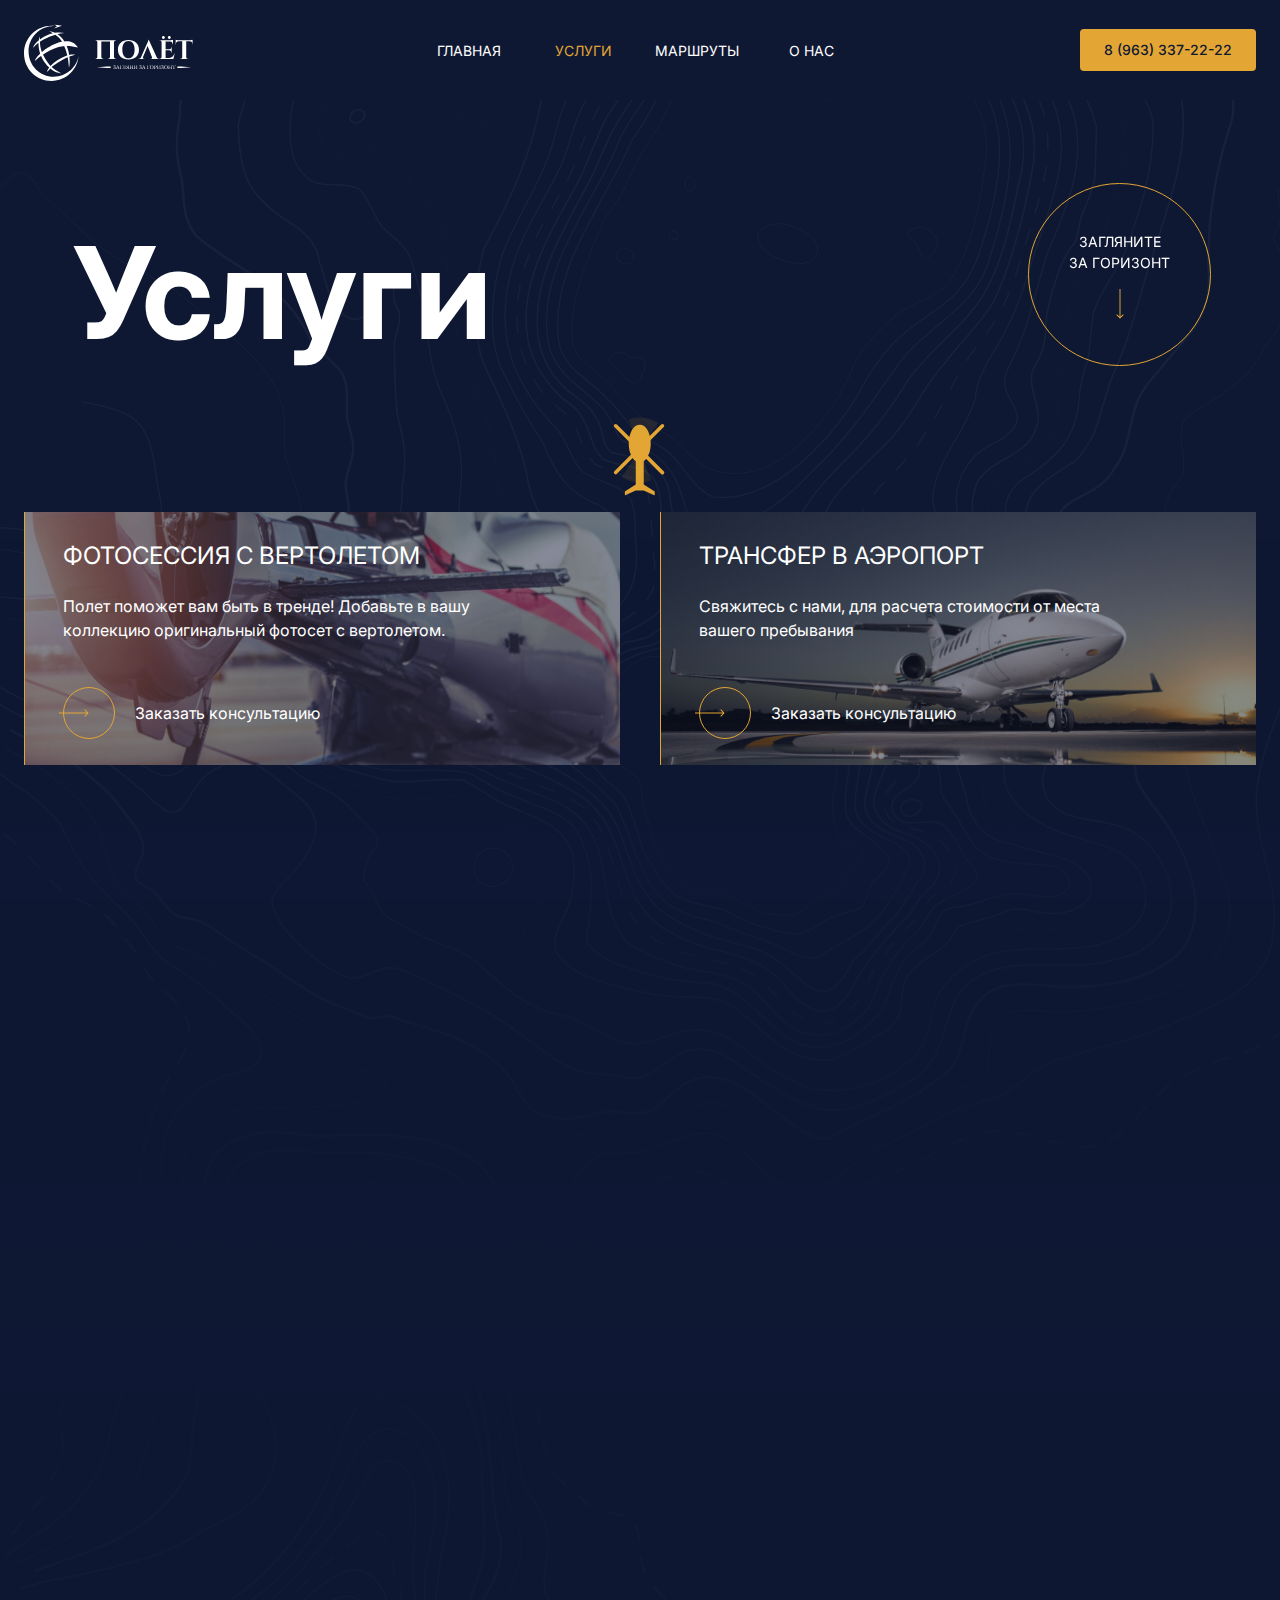
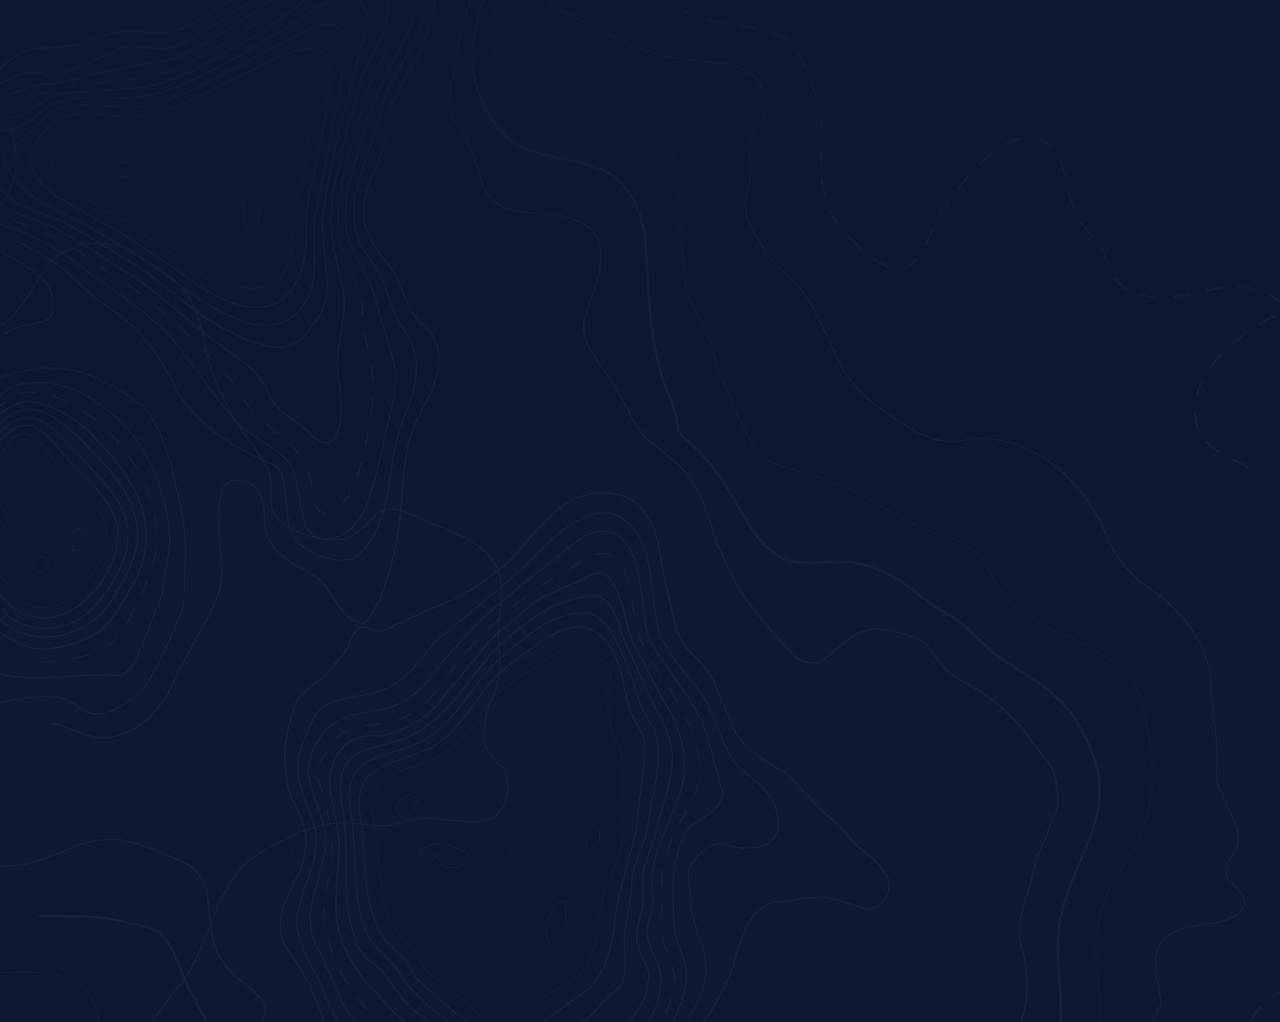
<file: services.html>
<!DOCTYPE html>
<html lang="ru">

<head>
	<meta charset="UTF-8">
	<meta http-equiv="X-UA-Compatible" content="IE=edge">
	<meta name="viewport" content="width=device-width, initial-scale=1.0">
	<title>Полёт - Услуги</title>
	<!-- styles -->
	<link rel="stylesheet" href="css/vendor.min.css">
	<link rel="stylesheet" href="css/app.min.css">
</head>

<body class="scroll-disabled">
	<!-- cursor -->
	<div class="cursor cursor--hidden" id="cursor">
		<svg width="24" height="24" viewBox="0 0 17 17" fill="none" xmlns="http://www.w3.org/2000/svg">
			<path d="M0.74264 0.75736L16.299 7.82843L9.22792 9.24264L7.81371 16.3137L0.74264 0.75736Z" fill="#E3A634" />
		</svg>
	</div>
	<!-- end of cursor -->
	<!-- loader -->
	<div class="loader" id="loader">
		<div class="loader__block">
			<svg class="loader__icon" width="31" height="71" viewBox="0 0 31 71" fill="none" xmlns="http://www.w3.org/2000/svg">
				<path fill-rule="evenodd" clip-rule="evenodd" d="M19.25 36.7048C23.3474 33.9409 26.25 27.0559 26.25 19C26.25 8.50659 21.3251 0 15.25 0C9.17487 0 4.25 8.50659 4.25 19C4.25 27.0559 7.15264 33.9409 11.25 36.7048V60L0.25 67V71L11.25 66H19.25L30.25 71V67L19.25 60V36.7048Z" fill="#E3A634" />
			</svg>
			<svg class="loader__icon loader__icon--rotate" width="92" height="92" viewBox="0 0 92 92" fill="none" xmlns="http://www.w3.org/2000/svg">
				<path opacity="0.1" d="M76.5651 34.8749C78.3207 39.6984 78.9098 44.869 78.2843 49.9638C77.6587 55.0586 75.8362 59.933 72.9658 64.1885L45.9999 45.9998L76.5651 34.8749Z" fill="#E3A634" />
				<path opacity="0.1" d="M15.4349 57.1251C13.6793 52.3016 13.0902 47.131 13.7157 42.0362C14.3413 36.9414 16.1638 32.067 19.0342 27.8115L46.0001 46.0002L15.4349 57.1251Z" fill="#E3A634" />
				<rect x="21.8105" y="21" width="69.784" height="3.62148" rx="1.81074" transform="rotate(45 21.8105 21)" fill="#E3A634" />
				<rect width="69.784" height="3.62148" rx="1.81074" transform="matrix(-0.707107 0.707107 0.707107 0.707107 68.5947 21)" fill="#E3A634" />
			</svg>
		</div>
	</div>
	<!-- end of loader -->
	<!-- header -->
	<header class="header @@header" id="header" data-aos="fade-down" data-aos-delay="1000">
		<div class="container">
			<div class="header__wrapper">
				<button class="hamburger" id="hamburger-toggle" aria-label="Меню">
					<span class="hamburger__inner"></span>
					<span class="hamburger__inner"></span>
					<span class="hamburger__inner"></span>
				</button>
				<a href="index.html" class="header__logotype">
					<picture>
						<source srcset="img/logotype.svg" media="(min-width: 768px)">
						<img src="img/logotype-mobile.svg" alt="ПОЛЁТ">
					</picture>
				</a>
				<nav class="nav header__nav">
					<ul class="nav__list">
						<li class="nav__item @@main">
							<a href="index.html" class="nav__link">Главная</a>
						</li>
						<li class="nav__item nav__item--active">
							<a href="services.html" class="nav__link">Услуги</a>
						</li>
						<li class="nav__item @@routes">
							<a href="routes.html" class="nav__link">Маршруты</a>
						</li>
						<li class="nav__item @@about">
							<a href="about.html" class="nav__link">О нас</a>
						</li>
					</ul>
				</nav>
				<a href="tel:89633372222" class="header__number">
					<svg class="header__number-icon">
						<use xlink:href="img/sprite.svg#icon-phone-call"></use>
					</svg>
					<span class="header__number-title">8 (963) 337-22-22</span>
				</a>
			</div>
		</div>
	</header>
	<!-- end of header -->
	<!-- wrapper -->
	<div class="wrapper" data-aos="fade-in">
		<!-- page top -->
		<div class="page-top" id="page-top" data-aos="fade-in" data-aos-delay="1500" data-aos-anchor="#header">
			<div class="container">
				<div class="page-top__wrapper">
					<div class="page-top__overlay"></div>
					<picture class="page-top__img">
						<source srcset="img/promo-bg.jpg" media="(min-width: 768px)">
						<img src="img/promo-bg-mobile.jpg" alt="Image">
					</picture>
					<h2 class="page-top__title" data-aos="fade-up" data-aos-delay="2700" data-aos-anchor="#header">Услуги</h2>
					<a href="#services" class="back-to page-top__back" data-aos="fade-up" data-aos-delay="2700" data-aos-anchor="#header">
						<span class="back-to__title">Загляните <br>за горизонт</span>
						<svg class="back-to__icon">
							<use xlink:href="img/sprite.svg#icon-arrow-bottom"></use>
						</svg>
					</a>
				</div>
			</div>
		</div>
		<!-- end of page top -->
		<!-- wrapper main -->
		<div class="wrapper-main" data-aos="fade-in" data-aos-delay="3000" data-aos-anchor="#header">
			<!-- services -->
			<section class="services" id="services">
				<div class="container">
					<div class="services__wrapper">
						<article class="services__item" data-aos="fade-up">
							<picture class="services__img">
								<img src="img/services-01.jpg" alt="Image">
							</picture>
							<h3 class="services__title">Фотосессия с вертолетом</h3>
							<p class="services__description">Полет поможет вам быть в тренде! Добавьте в вашу коллекцию оригинальный фотосет с вертолетом.</p>
							<a href="#" class="order-btn services__btn">
								<span class="order-btn__icon-wrap">
									<svg class="order-btn__icon">
										<use xlink:href="img/sprite.svg#icon-arrow-right"></use>
									</svg>
								</span>
								<span class="order-btn__title">Заказать консультацию</span>
							</a>
						</article>
						<article class="services__item" data-aos="fade-up">
							<picture class="services__img">
								<img src="img/services-02.jpg" alt="Image">
							</picture>
							<h3 class="services__title">Трансфер в аэропорт</h3>
							<p class="services__description">Свяжитесь с нами, для расчета стоимости от места вашего пребывания </p>
							<a href="#" class="order-btn services__btn">
								<span class="order-btn__icon-wrap">
									<svg class="order-btn__icon">
										<use xlink:href="img/sprite.svg#icon-arrow-right"></use>
									</svg>
								</span>
								<span class="order-btn__title">Заказать консультацию</span>
							</a>
						</article>
						<article class="services__item" data-aos="fade-up">
							<picture class="services__img">
								<img src="img/services-03.jpg" alt="Image">
							</picture>
							<h3 class="services__title">Аренда вертолета</h3>
							<p class="services__description">Прекрасное решение как для корпоративных и деловых, так и для развлекательных полетов.</p>
							<a href="#" class="order-btn services__btn">
								<span class="order-btn__icon-wrap">
									<svg class="order-btn__icon">
										<use xlink:href="img/sprite.svg#icon-arrow-right"></use>
									</svg>
								</span>
								<span class="order-btn__title">Заказать консультацию</span>
							</a>
						</article>
						<article class="services__item" data-aos="fade-up">
							<picture class="services__img">
								<img src="img/services-04.jpg" alt="Image">
							</picture>
							<h3 class="services__title">Полет в недоступную местность</h3>
							<p class="services__description">Отдаленное место, например, на охоту, рыбалку, семейный пикник, или даже сбор ягод и грибов.</p>
							<a href="#" class="order-btn services__btn">
								<span class="order-btn__icon-wrap">
									<svg class="order-btn__icon">
										<use xlink:href="img/sprite.svg#icon-arrow-right"></use>
									</svg>
								</span>
								<span class="order-btn__title">Заказать консультацию</span>
							</a>
						</article>
					</div>
				</div>
			</section>
			<!-- end of services -->
			<!-- about -->
			<section class="about" id="about">
				<div class="container">
					<div class="about__wrapper">
						<div class="about__left" data-aos="fade-right">
							<h3 class="about__title"><b>Инвестиции в эмоции –</b> это лучшие инвестиции в себя</h3>
							<p class="about__description">
								Полет на вертолете - это увлекательный отдых и прекрасный способ <br>
								не только получить необычные ощущения иэмоции, a еще и запомнить республику в ее лучших проявлениях и побывать у в уникальных местах, недоступных большинству путешественников
								<br><br>
								Любое мероприятие – свидание, экскурсия, корпоратив, день рождения или просто семейная прогулка – станут уникальными <br>
								и подарят море эмоций.
								<br><br>
								Полет на вертолете - это увлекательный отдых и прекрасный способ <br>
								не только получить необычные ощущения иэмоции, a еще и запомнить республику в ее лучших проявлениях и побывать у в уникальных местах, недоступных большинству путешественников
								<br><br>
								Любое мероприятие – свидание, экскурсия, корпоратив, день рождения или просто семейная прогулка – станут уникальными <br>
								и подарят море эмоций.
							</p>
						</div>
						<div class="about__right" data-aos="fade-left">
							<div class="about__images">
								<picture class="about__img">
									<img src="img/about-img-01.jpg" alt="Image">
								</picture>
								<picture class="about__img">
									<img src="img/about-img-02.jpg" alt="Image">
								</picture>
							</div>
						</div>
					</div>
				</div>
			</section>
			<!-- end of about -->
			<!-- feedback -->
			<section class="feedback" id="feedback" data-aos="fade-in">
				<div class="container">
					<div class="feedback__wrapper" data-aos="fade-left">
						<h2 class="feedback__title">Отправляйтесь за горизонт на комфортном вертолете </h2>
						<p class="feedback__description">Оставьте свои данные, мы свяжемся с вами и обсудим все детали </p>
						<form action="#" class="feedback-form feedback__form">
							<div class="feedback-form__inner">
								<input type="text" class="feedback-form__input input" placeholder="Ваше имя" required>
								<input type="tel" class="feedback-form__input input" placeholder="Номер телефона" data-inputmask="'mask': '+7 (999) 999-99-99'" required>
							</div>
							<div class="feedback-form__inner">
								<textarea class="feedback-form__input textarea" placeholder="Ваше сообщение" required></textarea>
							</div>
							<div class="feedback-form__bottom">
								<p class="feedback-form__copyright">Нажимая кнопку «отправить», вы принимаете <a href="#">условия передачи персональных данных</a> и нашу <a href="#">политику конфиденциальности</a></p>
								<button class="feedback-form__btn btn">Отправить</button>
							</div>
						</form>
					</div>
				</div>
			</section>
			<!-- end of feedback -->
			<!-- footer -->
			<footer class="footer" id="footer" data-aos="fade-in" data-aos-anchor="#footer">
				<div class="container">
					<div class="footer__wrapper">
						<div class="footer__block">
							<span class="footer__help">Email</span>
							<a href="#" class="footer__link">polet.travelcompany@gmail.com</a>
						</div>
						<div class="footer__block">
							<span class="footer__help">Телефон</span>
							<a href="tel:89633372222" class="footer__link">8 (963) 337-22-22</a>
						</div>
						<div class="footer__block">
							<span class="footer__help">Адрес</span>
							<address class="footer__link">Дагестан, Махачкала, д.1 офис 1</address>
						</div>
						<a href="#header" class="back-to footer__back">
							<span class="back-to__title">Вернуться наверх</span>
							<svg class="back-to__icon">
								<use xlink:href="img/sprite.svg#icon-arrow-top"></use>
							</svg>
						</a>
					</div>
					<div class="footer__wrapper footer__wrapper--bottom">
						<div class="footer__block">
							<p class="footer__copyright">© Полет 2022 | Все права защищены</p>
						</div>
						<div class="footer__block">
							<a href="#" class="footer__info">Политика конфиденциальности</a>
						</div>
						<div class="footer__block">
							<div class="c-socials footer__socials">
								<ul class="c-socials__list">
									<li class="c-socials__item">
										<a href="#" class="c-socials__link">
											<svg class="c-socials__icon">
												<use xlink:href="img/sprite.svg#icon-telegram"></use>
											</svg>
										</a>
									</li>
									<li class="c-socials__item">
										<a href="#" class="c-socials__link">
											<svg class="c-socials__icon">
												<use xlink:href="img/sprite.svg#icon-vk"></use>
											</svg>
										</a>
									</li>
									<li class="c-socials__item">
										<a href="#" class="c-socials__link">
											<svg class="c-socials__icon">
												<use xlink:href="img/sprite.svg#icon-instagram"></use>
											</svg>
										</a>
									</li>
								</ul>
							</div>
						</div>
					</div>
				</div>
			</footer>
			<!-- end of footer -->
		</div>
		<!-- end of wrapper main -->
	</div>
	<!-- end of wrapper -->
	<!-- scripts -->
	<script src="js/vendor.min.js"></script>
	<script src="js/app.min.js"></script>
</body>

</html>
</file>
<file: css/app.min.css>
@media screen and (hover: hover){*{cursor:none}}body{position:relative;overflow-x:hidden;font-family:"Inter",sans-serif;font-size:16px;font-weight:normal;line-height:1.5;color:#fff;background-color:#0f1833}ul,ol,li{display:block;padding:0;margin:0;list-style:none}h1,h2,h3,h4,h5,h6{margin:0;font-weight:normal;line-height:1.5}p{margin:0}a{display:inline-block;color:#fff;text-decoration:none;-webkit-transition:all .25s ease-in-out;-o-transition:all .25s ease-in-out;transition:all .25s ease-in-out}a:hover{text-decoration:none;color:#fff}a:active{color:#fff}input[type=number]{-moz-appearance:textfield}input[type=number]::-webkit-outer-spin-button,input[type=number]::-webkit-inner-spin-button{display:none;-webkit-appearance:none;appearance:none;margin:0}input:-webkit-autofill{-webkit-animation-name:autofill;-webkit-animation-fill-mode:both}picture{display:block}picture>img{display:block;width:100%;height:100%;-o-object-fit:cover;object-fit:cover}img{max-width:100%}svg{-webkit-transition:all .25s ease-in-out;-o-transition:all .25s ease-in-out;transition:all .25s ease-in-out}.scroll-disabled{overflow:hidden}.container{margin:0 auto;padding:0 24px;max-width:1504px;width:100%}.btn{position:relative;z-index:1;overflow:hidden;display:block;padding:14px 24px;width:-webkit-fit-content;width:-moz-fit-content;width:fit-content;min-width:-webkit-min-content;min-width:-moz-min-content;min-width:min-content;font-size:14px;font-weight:500;line-height:1;text-transform:uppercase;text-align:center;color:#0f1833;background:#e3a634;border:none;border-radius:4px;-webkit-transition:all .25s ease-in-out;-o-transition:all .25s ease-in-out;transition:all .25s ease-in-out}.btn:focus{outline:none}.btn:hover{color:#0f1833}.btn:active{color:#0f1833}.btn::before{content:"";position:absolute;top:0;right:0;bottom:0;left:0;z-index:-1;display:block;-webkit-transform:translateY(100%);-ms-transform:translateY(100%);transform:translateY(100%);width:100%;height:100%;background:#ca8d1c;-webkit-transition:-webkit-transform .25s ease-in-out;transition:-webkit-transform .25s ease-in-out;-o-transition:transform .25s ease-in-out;transition:transform .25s ease-in-out;transition:transform .25s ease-in-out, -webkit-transform .25s ease-in-out}@media screen and (hover: hover){.btn:hover::before{-webkit-transform:translateY(0);-ms-transform:translateY(0);transform:translateY(0)}}.btn--transparent{color:#fff;background:rgba(0,0,0,0)}.btn--transparent:hover{color:#fff}.btn--transparent:active{color:#fff}.btn--transparent::before{background:rgba(255,255,255,.2)}.btn--transparent::after{content:"";position:absolute;top:0;right:0;bottom:0;left:0;z-index:-2;display:block;width:100%;height:100%;border:1px solid rgba(255,255,255,.4);border-radius:4px;-webkit-transition:border .25s ease-in-out;-o-transition:border .25s ease-in-out;transition:border .25s ease-in-out}.order-btn{display:-webkit-box;display:-ms-flexbox;display:flex;-webkit-box-align:center;-ms-flex-align:center;align-items:center}@media screen and (hover: hover){.order-btn:hover .order-btn__icon{margin-left:10px}}.order-btn__icon-wrap{display:-webkit-box;display:-ms-flexbox;display:flex;-webkit-box-align:center;-ms-flex-align:center;align-items:center;min-width:52px;width:52px;height:52px;border:1px solid #e3a634;border-radius:50%}.order-btn__icon{margin-left:-5px;min-width:30px;width:30px;height:30px;color:#e3a634}.order-btn__icon-wrap+.order-btn__title{margin-left:20px}@media screen and (max-width: 767px){.order-btn__icon-wrap+.order-btn__title{margin-left:10px}}.order-btn__title{font-size:16px;font-weight:normal}@media screen and (max-width: 767px){.order-btn__title{font-size:14px}}.input{-webkit-appearance:none;-moz-appearance:none;appearance:none;display:block;padding:15px 20px;font-size:16px;font-weight:normal;color:#fff;background:rgba(53,59,82,.8);border:none;border-radius:4px}.input::-webkit-input-placeholder{color:rgba(255,255,255,.5)}.input::-moz-placeholder{color:rgba(255,255,255,.5)}.input:-ms-input-placeholder{color:rgba(255,255,255,.5)}.input::-ms-input-placeholder{color:rgba(255,255,255,.5)}.input::placeholder{color:rgba(255,255,255,.5)}.input:focus{outline:none}@media screen and (max-width: 767px){.input{font-size:14px}}.textarea{-webkit-appearance:none;-moz-appearance:none;appearance:none;resize:none;display:block;padding:15px 20px;min-height:131px;font-size:16px;font-weight:normal;color:#fff;background:rgba(53,59,82,.8);border:none;border-radius:4px}.textarea::-webkit-input-placeholder{color:rgba(255,255,255,.5)}.textarea::-moz-placeholder{color:rgba(255,255,255,.5)}.textarea:-ms-input-placeholder{color:rgba(255,255,255,.5)}.textarea::-ms-input-placeholder{color:rgba(255,255,255,.5)}.textarea::placeholder{color:rgba(255,255,255,.5)}.textarea:focus{outline:none}@media screen and (max-width: 767px){.textarea{min-height:102px;font-size:14px}}.back-to{display:-webkit-box;display:-ms-flexbox;display:flex;-webkit-box-align:center;-ms-flex-align:center;align-items:center;-webkit-box-pack:center;-ms-flex-pack:center;justify-content:center;-webkit-box-orient:vertical;-webkit-box-direction:normal;-ms-flex-direction:column;flex-direction:column;padding:20px;min-width:183px;width:183px;height:183px;text-align:center;color:#fff;background:rgba(0,0,0,0);border:1px solid #e3a634;border-radius:50%}.back-to:focus{outline:none}@media screen and (hover: hover){.back-to:hover{background:rgba(227,166,52,.2)}.back-to:hover .back-to__icon{color:#fff}}@media screen and (max-width: 767px){.back-to{padding:20px;min-width:124px;width:124px;height:124px}}.back-to__title{display:block;font-size:14px;font-weight:normal;text-transform:uppercase}@media screen and (max-width: 767px){.back-to__title{font-size:10px}}.back-to__title+.back-to__icon,.back-to__icon+.back-to__title{margin-top:16px}@media screen and (max-width: 767px){.back-to__title+.back-to__icon,.back-to__icon+.back-to__title{margin-top:6px}}.back-to__icon{min-width:30px;width:30px;min-height:30px;height:30px;color:#e3a634;-webkit-animation:slideButtonArrowDown 3s linear infinite;animation:slideButtonArrowDown 3s linear infinite}.cursor{position:fixed;top:-5px;left:-5px;z-index:10000;width:24px;height:24px;pointer-events:none}.cursor--hover path{fill:#fff}.cursor--hidden{opacity:0}@media screen and (hover: none){.cursor{display:none}}@-webkit-keyframes slideButtonArrowDown{0%{-webkit-transform:translateY(0);transform:translateY(0)}30%{-webkit-transform:translateY(8px);transform:translateY(8px)}40%{-webkit-transform:translateY(6px);transform:translateY(6px)}50%{-webkit-transform:translateY(10px);transform:translateY(10px)}60%{-webkit-transform:translateY(8px);transform:translateY(8px)}100%{-webkit-transform:translateY(0);transform:translateY(0)}}@keyframes slideButtonArrowDown{0%{-webkit-transform:translateY(0);transform:translateY(0)}30%{-webkit-transform:translateY(8px);transform:translateY(8px)}40%{-webkit-transform:translateY(6px);transform:translateY(6px)}50%{-webkit-transform:translateY(10px);transform:translateY(10px)}60%{-webkit-transform:translateY(8px);transform:translateY(8px)}100%{-webkit-transform:translateY(0);transform:translateY(0)}}.c-socials{display:-webkit-box;display:-ms-flexbox;display:flex;-webkit-box-align:center;-ms-flex-align:center;align-items:center}.c-socials__title{font-size:14px;font-weight:normal;text-transform:uppercase;opacity:.5}@media screen and (max-width: 767px){.c-socials__title{display:none}}.c-socials__title+.c-socials__list{margin-left:22px}.c-socials__list{display:-webkit-box;display:-ms-flexbox;display:flex;-webkit-box-align:center;-ms-flex-align:center;align-items:center}.c-socials__item+.c-socials__item{margin-left:16px}.c-socials__link{display:block}@media screen and (hover: hover){.c-socials__link:hover svg{color:#fff}}.c-socials__icon{min-width:20px;width:20px;height:20px;color:#e3a634}.header{position:fixed;top:0;right:0;z-index:1001;padding:24px 0;width:100%;background:#0f1833}@media screen and (min-width: 768px)and (max-width: 1023px){.header{min-height:98px}}@media screen and (max-width: 767px){.header{padding:20px 0 24px}}.header__wrapper{display:-webkit-box;display:-ms-flexbox;display:flex;-webkit-box-align:center;-ms-flex-align:center;align-items:center;-webkit-box-pack:justify;-ms-flex-pack:justify;justify-content:space-between}.header__logotype{max-width:169px;width:100%;height:52px}.header__logotype img{display:block;width:100%;height:100%;-o-object-fit:contain;object-fit:contain}@media screen and (min-width: 768px)and (max-width: 1023px){.header__logotype{max-width:149px}}@media screen and (max-width: 767px){.header__logotype{position:absolute;left:50%;-webkit-transform:translateX(-50%);-ms-transform:translateX(-50%);transform:translateX(-50%);max-width:56px;height:56px}}@media screen and (min-width: 1024px){.header__nav{position:absolute;left:50%;-webkit-transform:translateX(-50%);-ms-transform:translateX(-50%);transform:translateX(-50%)}}@media screen and (min-width: 768px)and (max-width: 1023px){.header__nav{margin-left:40px}}@media screen and (max-width: 767px){.header__nav{display:none}}.header__number{position:relative;z-index:1;overflow:hidden;display:block;padding:14px 24px;font-size:14px;font-weight:500;line-height:1;text-align:center;color:#0f1833;background:#e3a634;border-radius:4px}.header__number:hover{color:#0f1833}.header__number:active{color:#0f1833}.header__number::before{content:"";position:absolute;top:0;right:0;bottom:0;left:0;z-index:-1;display:block;-webkit-transform:translateY(100%);-ms-transform:translateY(100%);transform:translateY(100%);width:100%;height:100%;background:#ca8d1c;-webkit-transition:-webkit-transform .25s ease-in-out;transition:-webkit-transform .25s ease-in-out;-o-transition:transform .25s ease-in-out;transition:transform .25s ease-in-out;transition:transform .25s ease-in-out, -webkit-transform .25s ease-in-out}@media screen and (hover: hover){.header__number:hover::before{-webkit-transform:translateY(0);-ms-transform:translateY(0);transform:translateY(0)}}@media screen and (max-width: 1023px){.header__number{padding:12px}}.header__number-icon{min-width:24px;width:24px;height:24px;color:#0f1833}@media screen and (min-width: 1024px){.header__number-icon{display:none}}@media screen and (max-width: 1023px){.header__number-title{display:none}}.nav__list{display:-webkit-box;display:-ms-flexbox;display:flex;-webkit-box-align:center;-ms-flex-align:center;align-items:center}.nav__item--active .nav__link{color:#e3a634}.nav__item+.nav__item{margin-left:30px}.nav__link{display:block;min-width:84px;font-size:14px;font-weight:normal;text-transform:uppercase;text-align:center}@media screen and (hover: hover){.nav__link:hover{color:#e3a634}}.hamburger{position:relative;display:block;padding:0;min-width:36px;width:36px;height:36px;font-size:0;background:rgba(0,0,0,0);border:none;border-radius:0}.hamburger:focus{outline:none}.hamburger--active .hamburger__inner:first-child{top:17.5px;-webkit-transform:rotate(45deg);-ms-transform:rotate(45deg);transform:rotate(45deg);width:30px}.hamburger--active .hamburger__inner:nth-child(2){opacity:0}.hamburger--active .hamburger__inner:last-child{top:17.5px;-webkit-transform:rotate(-45deg);-ms-transform:rotate(-45deg);transform:rotate(-45deg);width:30px}@media screen and (min-width: 768px){.hamburger{display:none}}.hamburger__inner{position:absolute;left:3px;height:3px;background:#fff;border-radius:4px;-webkit-transition:all .25s ease-in-out;-o-transition:all .25s ease-in-out;transition:all .25s ease-in-out}.hamburger__inner:first-child{top:7.5px;width:15px}.hamburger__inner:nth-child(2){top:17.5px;width:30px}.hamburger__inner:last-child{top:28.5px;width:20px}.mobile-menu{position:fixed;top:92px;right:24px;left:24px;z-index:1000;-webkit-transform:translateY(-104%);-ms-transform:translateY(-104%);transform:translateY(-104%);visibility:hidden;background:#cd9734;border-radius:4px;-webkit-box-shadow:0px 4px 34px #0f1833;box-shadow:0px 4px 34px #0f1833;-webkit-transition:all .25s ease-in-out;-o-transition:all .25s ease-in-out;transition:all .25s ease-in-out;pointer-events:none}.mobile-menu--active{-webkit-transform:translateY(0);-ms-transform:translateY(0);transform:translateY(0);visibility:visible;pointer-events:all}@media screen and (min-width: 768px){.mobile-menu{display:none}}.mobile-menu__list{padding:12px 0;width:100%}.mobile-menu__item--active .mobile-menu__link{color:#fff;background:rgba(15,24,51,.1)}.mobile-menu__item--active .mobile-menu__link:hover{color:#fff}.mobile-menu__item--active .mobile-menu__link:active{color:#fff}.mobile-menu__link{display:block;padding:17px 23px;width:100%;font-size:14px;font-weight:normal;text-transform:uppercase;text-align:center;color:#0f1833}.mobile-menu__link:hover{color:#0f1833}.mobile-menu__link:active{color:#0f1833}.footer{padding:38px 0 80px}@media screen and (max-width: 767px){.footer{padding:38px 0 32px}}.footer__wrapper{position:relative;display:-webkit-box;display:-ms-flexbox;display:flex}@media screen and (max-width: 1199px){.footer__wrapper{-webkit-box-orient:vertical;-webkit-box-direction:normal;-ms-flex-direction:column;flex-direction:column}.footer__wrapper--bottom{text-align:center}}@media screen and (min-width: 768px)and (max-width: 1199px){.footer__wrapper--bottom .footer__block+.footer__block{margin-top:16px}}@media screen and (max-width: 767px){.footer__wrapper--bottom .footer__block+.footer__block{margin-top:8px}}.footer__wrapper+.footer__wrapper{margin-top:25px}@media screen and (max-width: 1199px){.footer__wrapper+.footer__wrapper{margin-top:96px}}.footer__back{position:absolute;top:50%;right:0;z-index:1;-webkit-transform:translateY(-50%);-ms-transform:translateY(-50%);transform:translateY(-50%)}@media screen and (max-width: 767px){.footer__back{top:60px;-webkit-transform:none;-ms-transform:none;transform:none}}.footer__block{width:25%}@media screen and (max-width: 1199px){.footer__block{width:100%}}@media screen and (max-width: 1199px){.footer__block+.footer__block{margin-top:24px}}.footer__help{display:block;margin-bottom:4px;font-size:16px;font-weight:500;color:#e3a634}.footer__link{display:block;font-size:16px;font-weight:500}@media screen and (hover: hover){.footer__link[href]:hover{color:#e3a634}}.footer__copyright{display:block;font-size:14px;font-weight:normal;opacity:.5}@media screen and (max-width: 767px){.footer__copyright{font-size:12px}}.footer__info{display:block;font-size:14px;font-weight:normal;text-decoration:underline;opacity:.5}@media screen and (max-width: 767px){.footer__info{font-size:12px}}@media screen and (max-width: 1199px){.footer__socials{-webkit-box-pack:center;-ms-flex-pack:center;justify-content:center}}.wrapper{position:relative;overflow:hidden;padding-top:100px;min-height:100vh;background-image:url(../img/bg-pattern.svg);background-repeat:no-repeat;background-size:cover;background-position:center center}@media screen and (min-width: 768px)and (max-width: 1023px){.wrapper{padding-top:98px}}@media screen and (max-width: 767px){.wrapper{padding-top:92px}}.loader{position:fixed;top:0;right:0;bottom:0;left:0;z-index:10000;width:100%;height:100%}.loader--hidden{visibility:hidden;opacity:0;pointer-events:none}.loader--hidden .loader__block{opacity:0}.loader__block{position:absolute;top:50%;left:50%;-webkit-transform:translate(-50%, -50%);-ms-transform:translate(-50%, -50%);transform:translate(-50%, -50%);-webkit-transition:opacity .25s ease-in-out;-o-transition:opacity .25s ease-in-out;transition:opacity .25s ease-in-out}.loader__icon:not(.loader__icon--rotate){position:absolute;top:calc(50% + 10px);left:50%;-webkit-transform:translate(-50%, -50%);-ms-transform:translate(-50%, -50%);transform:translate(-50%, -50%)}.loader__icon--rotate{-webkit-transform:rotate(90deg);-ms-transform:rotate(90deg);transform:rotate(90deg);-webkit-animation:helicopters 1.5s linear infinite;animation:helicopters 1.5s linear infinite}.section-heading{display:-webkit-box;display:-ms-flexbox;display:flex;-webkit-box-align:start;-ms-flex-align:start;align-items:flex-start;-webkit-box-pack:justify;-ms-flex-pack:justify;justify-content:space-between;margin-bottom:70px}@media screen and (max-width: 1023px){.section-heading{-webkit-box-orient:vertical;-webkit-box-direction:normal;-ms-flex-direction:column;flex-direction:column}}@media screen and (max-width: 767px){.section-heading{margin-bottom:30px}}.section-heading__title{max-width:608px;width:100%;font-size:40px;font-weight:bold;line-height:1.15}@media screen and (min-width: 1024px)and (max-width: 1199px){.section-heading__title{font-size:32px}}@media screen and (max-width: 767px){.section-heading__title{font-size:20px}}.section-heading__description{margin-left:40px;max-width:552px;width:100%;font-size:16px;font-weight:normal;opacity:.5}@media screen and (max-width: 1023px){.section-heading__description{margin-top:30px;margin-left:0}}@media screen and (max-width: 767px){.section-heading__description{font-size:14px}}.main{position:relative}.main__wrapper{position:relative;z-index:1;overflow:hidden;padding:48px 48px 134px 48px;min-height:596px;border-radius:4px}.main__wrapper::before{content:"";position:absolute;top:0;right:0;bottom:0;left:0;z-index:-3;-webkit-transform:translateX(-104%);-ms-transform:translateX(-104%);transform:translateX(-104%);display:block;width:100%;height:100%;background:#141f43;-webkit-animation:background-wrapper 1s linear 1s forwards;animation:background-wrapper 1s linear 1s forwards}@media screen and (min-width: 768px)and (max-width: 1023px){.main__wrapper{padding:30px 30px 134px 30px;min-height:520px}}@media screen and (max-width: 767px){.main__wrapper{padding:20px 20px 114px 20px;min-height:480px}}.main__bg{position:absolute;top:0;right:0;bottom:0;left:0;z-index:1;width:0;height:100%;-o-object-fit:cover;object-fit:cover;-webkit-animation:background-video 1s linear 2s forwards;animation:background-video 1s linear 2s forwards}.main__overlay{position:absolute;top:0;right:0;bottom:0;left:0;z-index:2;width:100%;height:100%;background:rgba(15,24,51,.35)}.main__overlay::after{content:"";position:absolute;top:0;right:0;bottom:0;left:0;z-index:-1;display:block;width:100%;height:100%;background:-webkit-gradient(linear, left top, right top, from(rgba(0, 0, 0, 0.3)), color-stop(42.38%, rgba(0, 0, 0, 0)));background:-o-linear-gradient(left, rgba(0, 0, 0, 0.3) 0%, rgba(0, 0, 0, 0) 42.38%);background:linear-gradient(90deg, rgba(0, 0, 0, 0.3) 0%, rgba(0, 0, 0, 0) 42.38%)}.main__body{position:relative;z-index:2}.main__back{position:absolute;bottom:0;left:calc(50% - 752px + 24px + 48px);z-index:1}@media screen and (max-width: 1503px){.main__back{left:72px}}@media screen and (min-width: 768px)and (max-width: 1023px){.main__back{left:54px}}@media screen and (max-width: 767px){.main__back{left:20px}}.main__title{font-size:72px;font-weight:bold;line-height:1.08}@media screen and (min-width: 768px)and (max-width: 1023px){.main__title{font-size:48px}}@media screen and (max-width: 767px){.main__title{font-size:32px}}@media screen and (max-width: 359px){.main__title{font-size:24px}}.main__description{margin-top:40px;max-width:430px;width:100%;font-size:16px;font-weight:normal;opacity:.7}@media screen and (max-width: 767px){.main__description{margin-top:72px;font-size:14px;opacity:1}}.main__btn{margin-top:12px}@media screen and (max-width: 767px){.main__btn{margin-top:16px;width:100%}}.main__inner{position:relative;z-index:2;display:-webkit-box;display:-ms-flexbox;display:flex;-webkit-box-align:center;-ms-flex-align:center;align-items:center;-webkit-box-pack:end;-ms-flex-pack:end;justify-content:flex-end;margin-top:28px}@media screen and (max-width: 767px){.main__inner{margin-top:24px}}.feedback{position:relative;z-index:1;overflow:hidden;padding:108px 0}.feedback::before{content:"";position:absolute;top:50%;left:calc(50% - 752px + 24px);z-index:-2;-webkit-transform:translateY(-50%);-ms-transform:translateY(-50%);transform:translateY(-50%);display:block;width:871px;height:437px;background-image:url(../img/helicopter.png);background-repeat:no-repeat;background-size:contain;background-position:center center}.feedback::after{content:"";position:absolute;top:50%;left:calc(50% - 752px + 24px + 275px);z-index:-1;-webkit-transform:translateY(-50%);-ms-transform:translateY(-50%);transform:translateY(-50%);display:block;width:609px;height:593px;background:-webkit-gradient(linear, right top, left top, color-stop(3.32%, #0F1833), color-stop(89.77%, rgba(15, 24, 51, 0)));background:-o-linear-gradient(right, #0F1833 3.32%, rgba(15, 24, 51, 0) 89.77%);background:linear-gradient(270deg, #0F1833 3.32%, rgba(15, 24, 51, 0) 89.77%)}@media screen and (max-width: 1503px){.feedback::before{left:20px}.feedback::after{left:295px}}@media screen and (min-width: 1200px)and (max-width: 1399px){.feedback::after{left:20px;width:871px;background:-webkit-gradient(linear, right top, left top, color-stop(23.32%, #0F1833), color-stop(89.77%, rgba(15, 24, 51, 0)));background:-o-linear-gradient(right, #0F1833 23.32%, rgba(15, 24, 51, 0) 89.77%);background:linear-gradient(270deg, #0F1833 23.32%, rgba(15, 24, 51, 0) 89.77%)}}@media screen and (max-width: 1199px){.feedback::before,.feedback::after{display:none}}@media screen and (max-width: 767px){.feedback{padding:50px 0 0}}.feedback__wrapper{margin-left:auto;max-width:617px;width:100%}@media screen and (max-width: 1199px){.feedback__wrapper{max-width:none}}.feedback__title{font-size:40px;font-weight:bold;line-height:1.2}@media screen and (max-width: 767px){.feedback__title{font-size:24px}}.feedback__description{margin-top:20px;font-size:16px;font-weight:normal;opacity:.5}@media screen and (max-width: 767px){.feedback__description{margin-top:16px;font-size:14px}}.feedback__form{margin-top:46px}@media screen and (max-width: 767px){.feedback__form{margin-top:16px}}.feedback-form__inner{display:-webkit-box;display:-ms-flexbox;display:flex;-webkit-box-pack:justify;-ms-flex-pack:justify;justify-content:space-between}@media screen and (max-width: 767px){.feedback-form__inner{-webkit-box-orient:vertical;-webkit-box-direction:normal;-ms-flex-direction:column;flex-direction:column}}.feedback-form__inner+.feedback-form__inner{margin-top:30px}@media screen and (max-width: 767px){.feedback-form__inner+.feedback-form__inner{margin-top:16px}}.feedback-form__input{width:100%}.feedback-form__input+.feedback-form__input{margin-left:18px}@media screen and (max-width: 767px){.feedback-form__input+.feedback-form__input{margin-top:16px;margin-left:0}}.feedback-form__bottom{display:-webkit-box;display:-ms-flexbox;display:flex;-webkit-box-pack:justify;-ms-flex-pack:justify;justify-content:space-between;margin-top:24px}@media screen and (max-width: 767px){.feedback-form__bottom{-webkit-box-orient:vertical;-webkit-box-direction:normal;-ms-flex-direction:column;flex-direction:column;margin-top:16px}}.feedback-form__copyright{font-size:13px;font-weight:normal;opacity:.5}.feedback-form__copyright>a{display:inline;text-decoration:underline;color:#fff}.feedback-form__copyright>a:hover{color:#fff}@media screen and (max-width: 767px){.feedback-form__copyright{font-size:11px}}.feedback-form__copyright+.feedback-form__btn,.feedback-form__btn+.feedback-form__copyright{margin-left:32px}@media screen and (max-width: 767px){.feedback-form__copyright+.feedback-form__btn,.feedback-form__btn+.feedback-form__copyright{margin-top:16px;margin-left:0}}@media screen and (max-width: 767px){.feedback-form__btn{width:100%}}.page-top__wrapper{position:relative;overflow:hidden;padding:97px 232px 97px 49px}@media screen and (min-width: 1024px)and (max-width: 1199px){.page-top__wrapper{padding:117px 222px 117px 39px}}@media screen and (min-width: 768px)and (max-width: 1023px){.page-top__wrapper{padding:117px 222px 117px 39px}}@media screen and (max-width: 767px){.page-top__wrapper{padding:173px 20px 20px}}.page-top__overlay{position:absolute;top:0;right:0;left:0;z-index:1;overflow:hidden;width:100%;height:205px;border-radius:4px}.page-top__overlay::before{content:"";position:absolute;top:0;right:0;bottom:0;left:0;z-index:-3;-webkit-transform:translateX(-104%);-ms-transform:translateX(-104%);transform:translateX(-104%);display:block;width:100%;height:100%;background:#141f43;-webkit-animation:background-wrapper 1s linear 1.25s forwards;animation:background-wrapper 1s linear 1.25s forwards}@media screen and (min-width: 768px)and (max-width: 1023px){.page-top__overlay{height:175px}}.page-top__img{position:absolute;top:0;right:0;left:0;z-index:2;overflow:hidden;width:0;height:205px;border-radius:4px;-webkit-animation:background-video 1s linear 2s forwards;animation:background-video 1s linear 2s forwards}.page-top__img img{display:block;width:100%;height:100%;-o-object-fit:cover;object-fit:cover}.page-top__img::before{content:"";position:absolute;top:0;right:0;bottom:0;left:0;display:block;width:100%;height:100%;background:-webkit-gradient(linear, left bottom, left top, from(rgba(42, 67, 144, 0.3)), to(rgba(42, 67, 144, 0.3)));background:-o-linear-gradient(bottom, rgba(42, 67, 144, 0.3), rgba(42, 67, 144, 0.3));background:linear-gradient(0deg, rgba(42, 67, 144, 0.3), rgba(42, 67, 144, 0.3))}.page-top__img::after{content:"";position:absolute;top:0;right:0;bottom:0;left:0;display:block;width:100%;height:100%;background:-webkit-gradient(linear, left bottom, left top, from(rgba(0, 0, 0, 0.2)), to(rgba(0, 0, 0, 0.2)));background:-o-linear-gradient(bottom, rgba(0, 0, 0, 0.2), rgba(0, 0, 0, 0.2));background:linear-gradient(0deg, rgba(0, 0, 0, 0.2), rgba(0, 0, 0, 0.2))}@media screen and (min-width: 768px)and (max-width: 1023px){.page-top__img{height:175px}}.page-top__title{position:relative;z-index:3;font-size:128px;font-weight:bold}@media screen and (min-width: 1024px)and (max-width: 1199px){.page-top__title{font-size:94px}}@media screen and (min-width: 767px)and (max-width: 1023px){.page-top__title{font-size:62px}}@media screen and (max-width: 767px){.page-top__title{font-size:42px}}.page-top__back{position:absolute;top:83px;right:45px;z-index:3}@media screen and (min-width: 768px)and (max-width: 1199px){.page-top__back{right:35px}}@media screen and (max-width: 767px){.page-top__back{display:none}}.about{padding:26px 0}.about__wrapper{display:-webkit-box;display:-ms-flexbox;display:flex;-webkit-box-pack:justify;-ms-flex-pack:justify;justify-content:space-between}@media screen and (max-width: 1199px){.about__wrapper{-webkit-box-orient:vertical;-webkit-box-direction:normal;-ms-flex-direction:column;flex-direction:column}}.about__left{max-width:566px;width:100%}@media screen and (min-width: 1024px)and (max-width: 1199px){.about__left{max-width:70%}}.about__title{font-size:40px;font-weight:300;line-height:1.15}.about__title b,.about__title strong{font-weight:bold}@media screen and (max-width: 767px){.about__title{font-size:24px}}.about__description{margin-top:20px;font-size:16px;font-weight:normal;opacity:.5}@media screen and (max-width: 767px){.about__description{font-size:14px}}.about__btn{margin-top:24px}@media screen and (max-width: 767px){.about__btn{width:100%}}.about__right{margin-left:60px;max-width:668px;width:100%}@media screen and (min-width: 768px)and (max-width: 1199px){.about__right{margin:50px auto 0}}@media screen and (max-width: 767px){.about__right{margin:30px auto 0}}.about__images{display:-webkit-box;display:-ms-flexbox;display:flex;-webkit-box-align:start;-ms-flex-align:start;align-items:flex-start}.about__img{position:relative;overflow:hidden;max-width:320px;min-width:320px;height:462px;border-radius:4px;-webkit-box-shadow:0px 34px 54px rgba(0,0,0,.15);box-shadow:0px 34px 54px rgba(0,0,0,.15)}.about__img img{display:block;width:100%;height:100%;-o-object-fit:cover;object-fit:cover}.about__img::before{content:"";position:absolute;top:0;right:0;bottom:0;left:0;display:block;width:100%;height:100%;background:rgba(42,67,144,.5)}.about__img:first-child{margin-top:50px}@media screen and (min-width: 1200px)and (max-width: 1399px){.about__img{max-width:260px;min-width:260px;height:372px}}@media screen and (max-width: 767px){.about__img{max-width:calc(50% - 6px);min-width:calc(50% - 6px)}.about__img:first-child{margin-top:27px}}@media screen and (min-width: 576px)and (max-width: 767px){.about__img{height:368px}}@media screen and (max-width: 575px){.about__img{height:248px}}.about__img+.about__img{margin-left:28px}@media screen and (max-width: 767px){.about__img+.about__img{margin-left:12px}}.invest{padding:55px 0 68px}@media screen and (max-width: 767px){.invest{padding:54px 0 120px}}.invest__wrapper{position:relative;display:-webkit-box;display:-ms-flexbox;display:flex;-webkit-box-align:center;-ms-flex-align:center;align-items:center;-webkit-box-pack:justify;-ms-flex-pack:justify;justify-content:space-between}@media screen and (max-width: 1199px){.invest__wrapper{-webkit-box-orient:vertical;-webkit-box-direction:reverse;-ms-flex-direction:column-reverse;flex-direction:column-reverse;-webkit-box-align:start;-ms-flex-align:start;align-items:flex-start}}.invest__left{max-width:668px;min-width:668px;width:100%}@media screen and (min-width: 1200px)and (max-width: 1399px){.invest__left{max-width:548px;min-width:548px}}@media screen and (max-width: 1199px){.invest__left{margin:0 auto}}@media screen and (max-width: 767px){.invest__left{min-width:auto}}.invest__images{display:-webkit-box;display:-ms-flexbox;display:flex;-webkit-box-align:start;-ms-flex-align:start;align-items:flex-start;-ms-flex-wrap:wrap;flex-wrap:wrap}.invest__img{position:relative;overflow:hidden;max-width:320px;min-width:320px;height:462px;border-radius:4px;-webkit-box-shadow:0px 34px 54px rgba(0,0,0,.15);box-shadow:0px 34px 54px rgba(0,0,0,.15)}.invest__img img{display:block;width:100%;height:100%;-o-object-fit:cover;object-fit:cover}.invest__img::before{content:"";position:absolute;top:0;right:0;bottom:0;left:0;display:block;width:100%;height:100%;background:rgba(42,67,144,.5)}.invest__img:first-child{margin-top:118px}.invest__img:nth-child(2){margin-left:28px}.invest__img:last-child{margin-top:-252px;margin-left:245px}@media screen and (min-width: 1200px)and (max-width: 1399px){.invest__img{max-width:260px;min-width:260px;height:372px}}@media screen and (max-width: 767px){.invest__img{max-width:calc(50% - 10px);min-width:calc(50% - 10px)}.invest__img:first-child{margin-top:27px}.invest__img:nth-child(2){margin-left:20px}.invest__img:last-child{margin-top:-62px;margin-left:35%}}@media screen and (min-width: 576px)and (max-width: 767px){.invest__img{height:368px}}@media screen and (min-width: 420px)and (max-width: 575px){.invest__img{height:288px}}@media screen and (min-width: 360px)and (max-width: 419px){.invest__img{height:248px}}@media screen and (max-width: 359px){.invest__img{height:200px}}.invest__right{margin-left:75px;max-width:668px;width:100%}@media screen and (min-width: 1200px)and (max-width: 1399px){.invest__right{margin-left:45px}}@media screen and (min-width: 768px)and (max-width: 1199px){.invest__right{margin-bottom:50px;margin-left:0}}@media screen and (max-width: 767px){.invest__right{margin-bottom:24px;margin-left:0}}.invest__title{font-size:40px;font-weight:300;line-height:1.15}.invest__title b,.invest__title strong{font-weight:bold}@media screen and (max-width: 767px){.invest__title{font-size:24px}}.invest__description{margin-top:20px;font-size:16px;font-weight:normal;opacity:.5}@media screen and (max-width: 767px){.invest__description{font-size:14px}}.invest__back{margin-top:48px}@media screen and (min-width: 1200px){.invest__back--mobile{display:none}}@media screen and (max-width: 1199px){.invest__back{position:absolute;bottom:-10px;left:0;z-index:1;margin-top:0}.invest__back--desktop{display:none}}.services{padding:26px 0 74px}@media screen and (max-width: 767px){.services{padding:20px 0}}.services__wrapper{display:-webkit-box;display:-ms-flexbox;display:flex;-ms-flex-wrap:wrap;flex-wrap:wrap}.services__item{position:relative;z-index:1;overflow:hidden;padding:26px 38px;background-repeat:no-repeat;background-size:cover;background-position:center center;border-left:1px solid #e3a634}.services__item::before{content:"";position:absolute;top:0;right:0;bottom:0;left:0;z-index:-1;display:block;width:100%;height:100%;background:-webkit-gradient(linear, left bottom, left top, from(rgba(15, 24, 51, 0.5)), to(rgba(15, 24, 51, 0.5)));background:-o-linear-gradient(bottom, rgba(15, 24, 51, 0.5), rgba(15, 24, 51, 0.5));background:linear-gradient(0deg, rgba(15, 24, 51, 0.5), rgba(15, 24, 51, 0.5))}@media screen and (hover: hover){.services__item:hover .services__img img{-webkit-transform:scale(1.2);-ms-transform:scale(1.2);transform:scale(1.2);-webkit-transition:-webkit-transform 6s linear;transition:-webkit-transform 6s linear;-o-transition:transform 6s linear;transition:transform 6s linear;transition:transform 6s linear, -webkit-transform 6s linear}}@media screen and (min-width: 1400px){.services__item{width:calc(50% - 60px)}.services__item:nth-child(2n){margin-left:120px}.services__item:nth-child(n+3){margin-top:60px}}@media screen and (min-width: 1024px)and (max-width: 1399px){.services__item{width:calc(50% - 20px)}.services__item:nth-child(2n){margin-left:40px}.services__item:nth-child(n+3){margin-top:40px}}@media screen and (max-width: 1023px){.services__item{display:-webkit-box;display:-ms-flexbox;display:flex;-webkit-box-orient:vertical;-webkit-box-direction:normal;-ms-flex-direction:column;flex-direction:column;-webkit-box-pack:justify;-ms-flex-pack:justify;justify-content:space-between;padding:16px;width:100%;min-height:209px}}@media screen and (max-width: 1023px){.services__item+.services__item{margin-top:32px}}.services__img{position:absolute;top:0;right:0;bottom:0;left:0;z-index:-2;display:block;width:100%;height:100%}.services__img img{display:block;width:100%;height:100%;-o-object-fit:cover;object-fit:cover;-webkit-transition:-webkit-transform .1s linear;transition:-webkit-transform .1s linear;-o-transition:transform .1s linear;transition:transform .1s linear;transition:transform .1s linear, -webkit-transform .1s linear}.services__title{display:block;font-size:24px;font-weight:normal;text-transform:uppercase}@media screen and (max-width: 767px){.services__title{font-size:20px}}.services__description{display:block;margin-top:20px;max-width:455px;width:100%;font-size:16px;font-weight:normal}@media screen and (max-width: 767px){.services__description{display:none}}.services__btn{margin-top:45px}@media screen and (max-width: 767px){.services__btn{margin-top:65px}}.routes{padding:26px 0 74px}@media screen and (max-width: 767px){.routes{padding:20px 0}}.routes__slider{position:relative}@media screen and (min-width: 768px){.routes__slider::after{content:"";position:absolute;top:50%;right:0;z-index:1;-webkit-transform:translateY(-50%);-ms-transform:translateY(-50%);transform:translateY(-50%);display:block;min-width:457px;width:457px;height:100%;background:-webkit-gradient(linear, right top, left top, color-stop(3.32%, #0F1833), color-stop(89.77%, rgba(15, 24, 51, 0)));background:-o-linear-gradient(right, #0F1833 3.32%, rgba(15, 24, 51, 0) 89.77%);background:linear-gradient(270deg, #0F1833 3.32%, rgba(15, 24, 51, 0) 89.77%)}}.routes__slider .swiper-slide{opacity:.7;-webkit-transition:opacity .25s ease-in-out;-o-transition:opacity .25s ease-in-out;transition:opacity .25s ease-in-out}.routes__slider .swiper-slide-active{opacity:1}.routes__slider .swiper-button-next{position:absolute;top:50%;right:0;z-index:10;-webkit-transform:translateY(-50%);-ms-transform:translateY(-50%);transform:translateY(-50%);display:-webkit-box;display:-ms-flexbox;display:flex;-webkit-box-align:center;-ms-flex-align:center;align-items:center;-webkit-box-pack:center;-ms-flex-pack:center;justify-content:center;padding:0;min-width:183px;width:183px;height:183px;background:rgba(0,0,0,0);border:1px solid #e3a634;border-radius:50%;-webkit-transition:background .25s ease-in-out;-o-transition:background .25s ease-in-out;transition:background .25s ease-in-out}.routes__slider .swiper-button-next:focus{outline:none}@media screen and (hover: hover){.routes__slider .swiper-button-next:hover{background:#e3a634}.routes__slider .swiper-button-next:hover .swiper-button-icon{color:#fff}}@media screen and (max-width: 767px){.routes__slider .swiper-button-next{min-width:154px;width:154px;height:154px}}.routes__slider .swiper-button-icon{min-width:30px;width:30px;height:30px;color:#e3a634;-webkit-animation:slideButtonArrowRight 3s linear infinite;animation:slideButtonArrowRight 3s linear infinite}.routes__slider .routes__item{height:var(--heightSlides)}.routes__wrapper{display:-webkit-box;display:-ms-flexbox;display:flex;-ms-flex-wrap:wrap;flex-wrap:wrap}.routes__wrapper .routes__item{min-height:220px}@media screen and (min-width: 1400px){.routes__wrapper .routes__item{width:calc(25% - 27px)}.routes__wrapper .routes__item:nth-child(4n),.routes__wrapper .routes__item:nth-child(4n-1),.routes__wrapper .routes__item:nth-child(4n-2){margin-left:36px}.routes__wrapper .routes__item:nth-child(n+5){margin-top:20px}}@media screen and (min-width: 1024px)and (max-width: 1399px){.routes__wrapper .routes__item{width:calc(33.33% - 20px)}.routes__wrapper .routes__item:nth-child(3n),.routes__wrapper .routes__item:nth-child(3n-1){margin-left:30px}.routes__wrapper .routes__item:nth-child(n+4){margin-top:30px}}@media screen and (min-width: 768px)and (max-width: 1023px){.routes__wrapper .routes__item{width:calc(50% - 20px)}.routes__wrapper .routes__item:nth-child(2n){margin-left:40px}.routes__wrapper .routes__item:nth-child(n+3){margin-top:30px}}@media screen and (max-width: 767px){.routes__wrapper .routes__item{width:100%;min-height:auto}}@media screen and (max-width: 767px){.routes__wrapper .routes__item+.routes__item{margin-top:30px}}.routes__item{position:relative;z-index:1;display:-webkit-box;display:-ms-flexbox;display:flex;-webkit-box-orient:vertical;-webkit-box-direction:normal;-ms-flex-direction:column;flex-direction:column;-webkit-box-pack:justify;-ms-flex-pack:justify;justify-content:space-between;overflow:hidden;padding:20px;min-height:144px;border-radius:4px;-webkit-box-shadow:0px 34px 54px rgba(0,0,0,.15);box-shadow:0px 34px 54px rgba(0,0,0,.15)}.routes__item::after{content:"";position:absolute;top:0;right:0;bottom:0;left:0;z-index:-1;display:block;width:100%;height:100%;background:-webkit-gradient(linear, left bottom, left top, from(rgba(42, 67, 144, 0.4)), to(rgba(42, 67, 144, 0.4))),-webkit-gradient(linear, left bottom, left top, from(rgba(0, 0, 0, 0.2)), to(rgba(0, 0, 0, 0.2)));background:-o-linear-gradient(bottom, rgba(42, 67, 144, 0.4), rgba(42, 67, 144, 0.4)),-o-linear-gradient(bottom, rgba(0, 0, 0, 0.2), rgba(0, 0, 0, 0.2));background:linear-gradient(0deg, rgba(42, 67, 144, 0.4), rgba(42, 67, 144, 0.4)),linear-gradient(0deg, rgba(0, 0, 0, 0.2), rgba(0, 0, 0, 0.2))}@media screen and (hover: hover){.routes__item:hover .routes__img img{-webkit-transform:scale(1.2);-ms-transform:scale(1.2);transform:scale(1.2);-webkit-transition:-webkit-transform 6s linear;transition:-webkit-transform 6s linear;-o-transition:transform 6s linear;transition:transform 6s linear;transition:transform 6s linear, -webkit-transform 6s linear}}.routes__img{position:absolute;top:0;right:0;bottom:0;left:0;z-index:-1;width:100%;height:100%;border-radius:4px}.routes__img img{display:block;width:100%;height:100%;-o-object-fit:cover;object-fit:cover;-webkit-transition:-webkit-transform .1s linear;transition:-webkit-transform .1s linear;-o-transition:transform .1s linear;transition:transform .1s linear;transition:transform .1s linear, -webkit-transform .1s linear}.routes__top{display:-webkit-box;display:-ms-flexbox;display:flex;-webkit-box-align:center;-ms-flex-align:center;align-items:center;-webkit-box-pack:justify;-ms-flex-pack:justify;justify-content:space-between}.routes__title{display:-webkit-box;display:-ms-flexbox;display:flex;-webkit-box-align:center;-ms-flex-align:center;align-items:center;font-size:18px;font-weight:500;line-height:1.2}.routes__title::before{content:"";display:block;margin-right:16px;min-width:23px;height:32px;background-image:url(../img/sprite.svg#icon-helicopter);background-repeat:no-repeat;background-size:contain;background-position:center center}.routes__time{display:block;margin-left:18px;font-size:18px;font-weight:500}.routes__list{display:-webkit-box;display:-ms-flexbox;display:flex;-ms-flex-wrap:wrap;flex-wrap:wrap;margin-top:32px}.routes__list-item{font-size:13px;font-weight:normal}.routes__list-item:not(:last-child)::after{content:"|";padding:0 4px}.route{padding:20px 0 60px}@media screen and (max-width: 767px){.route{padding:20px 0 0}}.route__top{display:-webkit-box;display:-ms-flexbox;display:flex;-webkit-box-pack:justify;-ms-flex-pack:justify;justify-content:space-between}@media screen and (max-width: 1023px){.route__top{-webkit-box-orient:vertical;-webkit-box-direction:normal;-ms-flex-direction:column;flex-direction:column}}.route__description{font-size:16px;font-weight:normal;opacity:.5}@media screen and (max-width: 767px){.route__description{font-size:14px}}.route__description+.route__description{margin-left:70px}@media screen and (max-width: 1023px){.route__description+.route__description{margin-top:24px;margin-left:0}}.route__wrapper{display:-webkit-box;display:-ms-flexbox;display:flex;-webkit-box-pack:justify;-ms-flex-pack:justify;justify-content:space-between;margin-top:90px}@media screen and (max-width: 1023px){.route__wrapper{-webkit-box-orient:vertical;-webkit-box-direction:normal;-ms-flex-direction:column;flex-direction:column}}@media screen and (max-width: 767px){.route__wrapper{margin-top:24px}}.route__left{max-width:603px;width:100%}@media screen and (max-width: 1023px){.route__left{max-width:100%}}.route__list{display:-webkit-box;display:-ms-flexbox;display:flex;-ms-flex-wrap:wrap;flex-wrap:wrap;counter-reset:route-list}.route__item{display:-webkit-box;display:-ms-flexbox;display:flex;-webkit-box-align:start;-ms-flex-align:start;align-items:flex-start;font-size:14px;font-weight:300}.route__item::before{counter-increment:route-list;content:counter(route-list);display:block;margin-top:-1px;margin-right:16px;min-width:24px;width:24px;height:24px;font-size:14px;font-weight:600;text-align:center;line-height:24px;color:#0f1833;background:#e3a634;border-radius:50%}@media screen and (min-width: 768px){.route__item{width:calc(50% - 10px)}.route__item:nth-child(2n){margin-left:20px}.route__item:nth-child(n+3){margin-top:20px}}@media screen and (max-width: 767px){.route__item{width:100%;font-size:12px}}@media screen and (max-width: 767px){.route__item+.route__item{margin-top:8px}}.route__elem{display:block;font-size:14px;font-weight:300}@media screen and (max-width: 767px){.route__elem{font-size:12px}}.route__elem+.route__elem{margin-top:10px}.route__block{display:-webkit-box;display:-ms-flexbox;display:flex;-webkit-box-align:center;-ms-flex-align:center;align-items:center;margin-top:30px}@media screen and (max-width: 767px){.route__block{-webkit-box-pack:justify;-ms-flex-pack:justify;justify-content:space-between;margin-top:24px}}.route__info-map{margin-left:100px;overflow:hidden;max-width:167px;width:100%;height:109px}.route__info-map img{display:block;width:100%;height:100%;-o-object-fit:contain;object-fit:contain}@media screen and (max-width: 767px){.route__info-map{margin-left:10px;max-width:157px}}@media screen and (max-width: 359px){.route__info-map{max-width:117px}}.route__controls{display:-webkit-box;display:-ms-flexbox;display:flex;-webkit-box-align:center;-ms-flex-align:center;align-items:center;margin-top:43px}@media screen and (min-width: 768px){.route__controls--mobile{display:none}}@media screen and (max-width: 767px){.route__controls{-webkit-box-orient:vertical;-webkit-box-direction:normal;-ms-flex-direction:column;flex-direction:column;margin-top:24px}.route__controls--desktop{display:none}}@media screen and (max-width: 767px){.route__btn{width:100%}}.route__btn+.route__btn{margin-left:27px}@media screen and (max-width: 767px){.route__btn+.route__btn{margin-left:0;margin-top:10px}}.route__right{margin-left:70px}@media screen and (min-width: 1024px)and (max-width: 1199px){.route__right{margin-left:10px}}@media screen and (max-width: 1023px){.route__right{margin:24px auto 0}}.route__map{max-width:696px;width:100%}.route__map img{display:block;width:100%;height:100%;-o-object-fit:contain;object-fit:contain}.route-tabs__wrapper{display:none}.route-tabs__wrapper--active{display:block}.route-list{padding:20px 0}.route-list__wrapper{display:-webkit-box;display:-ms-flexbox;display:flex;-webkit-box-align:start;-ms-flex-align:start;align-items:flex-start;-ms-flex-wrap:wrap;flex-wrap:wrap;counter-reset:route-list}.route-list__item{position:relative;z-index:1;padding:30px 42px;min-height:252px;background-repeat:no-repeat;background-size:cover;background-position:center center;border-left:1px solid #e3a634}.route-list__item::before{content:"";position:absolute;top:0;right:0;bottom:0;left:0;z-index:-1;display:block;width:100%;height:100%;background:-webkit-gradient(linear, left bottom, left top, from(rgba(15, 24, 51, 0.5)), to(rgba(15, 24, 51, 0.5)));background:-o-linear-gradient(bottom, rgba(15, 24, 51, 0.5), rgba(15, 24, 51, 0.5));background:linear-gradient(0deg, rgba(15, 24, 51, 0.5), rgba(15, 24, 51, 0.5))}@media screen and (min-width: 1200px){.route-list__item{width:calc(50% - 52px)}.route-list__item:nth-child(2n){margin-top:55px;margin-left:104px}.route-list__item:nth-child(2n+3){margin-top:20px}}@media screen and (min-width: 1024px)and (max-width: 1199px){.route-list__item{width:calc(50% - 24px)}.route-list__item:nth-child(2n){margin-top:35px;margin-left:48px}.route-list__item:nth-child(2n+3){margin-top:20px}}@media screen and (max-width: 1023px){.route-list__item{display:-webkit-box;display:-ms-flexbox;display:flex;-webkit-box-orient:vertical;-webkit-box-direction:normal;-ms-flex-direction:column;flex-direction:column;width:100%;min-height:205px}}@media screen and (max-width: 767px){.route-list__item{padding:24px 16px}}@media screen and (max-width: 1023px){.route-list__item+.route-list__item{margin-top:24px}}.route-list__name{display:-webkit-box;display:-ms-flexbox;display:flex;-webkit-box-align:start;-ms-flex-align:start;align-items:flex-start;font-size:24px;font-weight:200;text-transform:uppercase}.route-list__name::before{counter-increment:route-list;content:counter(route-list);display:block;margin-top:6px;margin-right:16px;min-width:24px;width:24px;height:24px;font-size:14px;font-weight:600;line-height:24px;text-align:center;color:#000;background:#e3a634;border-radius:50%}@media screen and (max-width: 1023px){.route-list__name{-webkit-box-orient:vertical;-webkit-box-direction:normal;-ms-flex-direction:column;flex-direction:column;-webkit-box-pack:justify;-ms-flex-pack:justify;justify-content:space-between;-webkit-box-flex:1;-ms-flex:1 1 100%;flex:1 1 100%;font-weight:normal}.route-list__name::before{margin:0 0 16px 0}}@media screen and (max-width: 767px){.route-list__name{font-size:20px}}.fleet{padding:30px 0 60px}.fleet__item{position:relative}.fleet__item:nth-child(even) .fleet__body{margin-left:auto}.fleet__item:nth-child(even) .fleet__img{right:auto;left:0}@media screen and (max-width: 1199px){.fleet__item:nth-child(even){display:-webkit-box;display:-ms-flexbox;display:flex;-webkit-box-orient:vertical;-webkit-box-direction:reverse;-ms-flex-direction:column-reverse;flex-direction:column-reverse}}.fleet__item+.fleet__item{margin-top:120px}@media screen and (min-width: 768px)and (max-width: 1199px){.fleet__item+.fleet__item{margin-top:60px}}@media screen and (max-width: 767px){.fleet__item+.fleet__item{margin-top:24px}}.fleet__body{padding:40px 20px 40px 40px;max-width:728px;width:100%;background:#1b243d}@media screen and (max-width: 1199px){.fleet__body{max-width:none}}@media screen and (min-width: 768px)and (max-width: 1199px){.fleet__body{padding:40px 20px 200px 40px}}@media screen and (max-width: 767px){.fleet__body{padding:30px 30px 90px 30px}}.fleet__title{font-size:40px;font-weight:bold;line-height:1.15}@media screen and (max-width: 767px){.fleet__title{font-size:20px}}.fleet__list{margin-top:14px}@media screen and (max-width: 767px){.fleet__list{margin-top:16px}}.fleet__list-item{font-size:16px;font-weight:normal;line-height:1.6;opacity:.5}.fleet__list-item::before{content:"—";margin-right:5px}@media screen and (max-width: 767px){.fleet__list-item{font-size:14px}}.fleet__link{display:block;margin-top:23px;font-size:14px;font-weight:normal;text-decoration:underline;color:#e3a634}@media screen and (max-width: 767px){.fleet__link{margin-top:16px;font-size:12px}}.fleet__img{max-width:961px;width:100%;height:354px}.fleet__img img{display:block;width:100%;height:100%;-o-object-fit:contain;object-fit:contain}@media screen and (min-width: 1330px)and (max-width: 1499px){.fleet__img{max-width:64%}}@media screen and (min-width: 1200px)and (max-width: 1329px){.fleet__img{max-width:60%}}@media screen and (min-width: 1200px){.fleet__img{position:absolute;top:50%;right:0;-webkit-transform:translateY(-50%);-ms-transform:translateY(-50%);transform:translateY(-50%)}}@media screen and (min-width: 768px)and (max-width: 1199px){.fleet__img{margin-top:-180px;height:auto}}@media screen and (max-width: 767px){.fleet__img{margin-top:-50px;height:auto}}@media screen and (min-width: 1200px){.fleet__img+.fleet__body{padding-left:280px}}.gallery__top{position:relative;z-index:2;display:-webkit-box;display:-ms-flexbox;display:flex;-webkit-box-align:center;-ms-flex-align:center;align-items:center;margin-bottom:-24px}.gallery__top .section-heading{margin-bottom:0}.gallery__back{margin-left:35px}@media screen and (max-width: 767px){.gallery__back{margin-left:0}}.gallery__marque+.gallery__marque{margin-top:34px}@media screen and (max-width: 767px){.gallery__marque+.gallery__marque{margin-top:20px}}.gallery__img{position:relative;z-index:1;overflow:hidden;min-width:312px;width:100%;height:270px;border-radius:4px}.gallery__img img{display:block;width:100%;height:100%;-o-object-fit:cover;object-fit:cover}.gallery__img::before{content:"";position:absolute;top:0;right:0;bottom:0;left:0;display:block;width:100%;height:100%;background:rgba(0,0,0,.3)}.gallery__img::after{content:"";position:absolute;top:0;right:0;bottom:0;left:0;display:block;width:100%;height:100%;background:rgba(42,67,144,.2)}@media screen and (max-width: 2199px){.gallery__img{height:200px}}@media screen and (max-width: 767px){.gallery__img{max-width:200px;min-width:200px;height:120px}}.marquee{display:-webkit-box;display:-ms-flexbox;display:flex;overflow:hidden;margin-right:calc(50% - 50vw);margin-left:calc(50% - 50vw);-webkit-user-select:none;-moz-user-select:none;-ms-user-select:none;user-select:none;--gap: 30px;--duration: 60s;--scroll-start: 0;--scroll-end: calc(-100% - var(--gap));gap:var(--gap)}.marquee--reverse .marquee__group{animation-direction:reverse;-webkit-animation-delay:-3s;animation-delay:-3s}.marquee__group{-ms-flex-negative:0;flex-shrink:0;display:-webkit-box;display:-ms-flexbox;display:flex;-webkit-box-align:center;-ms-flex-align:center;align-items:center;-ms-flex-pack:distribute;justify-content:space-around;gap:var(--gap);min-width:100%;-webkit-animation:scroll-x var(--duration) linear infinite;animation:scroll-x var(--duration) linear infinite}@media(prefers-reduced-motion: reduce){.marquee__group{-webkit-animation-play-state:paused;animation-play-state:paused}}.application{padding:40px 0 90px}@media screen and (max-width: 767px){.application{padding:24px 0}}.application__wrapper{position:relative;display:-webkit-box;display:-ms-flexbox;display:flex;-webkit-box-align:center;-ms-flex-align:center;align-items:center;-webkit-box-pack:justify;-ms-flex-pack:justify;justify-content:space-between;padding:50px 111px 60px;background:rgba(27,36,61,.8)}@media screen and (min-width: 1200px)and (max-width: 1299px){.application__wrapper{padding:50px 60px 60px}}@media screen and (max-width: 1199px){.application__wrapper{-webkit-box-orient:vertical;-webkit-box-direction:reverse;-ms-flex-direction:column-reverse;flex-direction:column-reverse;padding:0;background:rgba(0,0,0,0)}}.application__back{position:absolute;top:-123px;left:35%;z-index:10;-webkit-transform:translateX(-50%);-ms-transform:translateX(-50%);transform:translateX(-50%)}@media screen and (max-width: 1199px){.application__back{display:none}}@media screen and (max-width: 767px){.application__left{margin:0 auto}}.application__img{overflow:hidden;max-width:755px;width:100%;height:378px}.application__img img{display:block;width:100%;height:100%;-o-object-fit:contain;object-fit:contain}@media screen and (min-width: 1600px){.application__img{left:-73px}}@media screen and (min-width: 1200px)and (max-width: 1599px){.application__img{left:10px;padding-right:60px;max-width:50%}}@media screen and (min-width: 1200px){.application__img{position:absolute;top:50%;-webkit-transform:translateY(-50%);-ms-transform:translateY(-50%);transform:translateY(-50%)}}@media screen and (max-width: 1199px){.application__img{margin-top:50px}}@media screen and (min-width: 768px)and (max-width: 1023px){.application__img{height:290px}}@media screen and (max-width: 767px){.application__img{margin-top:24px;height:164px}}.application__right{max-width:528px;min-width:528px;width:100%}@media screen and (max-width: 1199px){.application__right{text-align:center}}@media screen and (max-width: 767px){.application__right{max-width:none;min-width:auto}}.application__title{margin-bottom:36px;font-size:40px;font-weight:bold;line-height:1.2}@media screen and (max-width: 767px){.application__title{margin-bottom:24px;font-size:20px}}.application-form__inner{display:-webkit-box;display:-ms-flexbox;display:flex;-webkit-box-pack:justify;-ms-flex-pack:justify;justify-content:space-between}@media screen and (max-width: 767px){.application-form__inner{-webkit-box-orient:vertical;-webkit-box-direction:normal;-ms-flex-direction:column;flex-direction:column}}.application-form__inner+.application-form__inner{margin-top:30px}@media screen and (max-width: 767px){.application-form__inner+.application-form__inner{margin-top:16px}}.application-form__input{width:100%}.application-form__input+.application-form__input{margin-left:18px}@media screen and (max-width: 767px){.application-form__input+.application-form__input{margin-top:16px;margin-left:0}}.application-form__bottom{display:-webkit-box;display:-ms-flexbox;display:flex;-webkit-box-align:center;-ms-flex-align:center;align-items:center;-webkit-box-pack:justify;-ms-flex-pack:justify;justify-content:space-between;margin-top:28px}@media screen and (max-width: 767px){.application-form__bottom{-webkit-box-orient:vertical;-webkit-box-direction:normal;-ms-flex-direction:column;flex-direction:column;margin-top:18px}}.application-form__copyright{font-size:11px;font-weight:normal;opacity:.5}.application-form__copyright>a{display:inline;text-decoration:underline;color:#fff}.application-form__copyright>a:hover{color:#fff}@media screen and (max-width: 767px){.application-form__copyright{font-size:12px}}.application-form__copyright+.application-form__btn,.application-form__btn+.application-form__copyright{margin-left:24px}@media screen and (max-width: 767px){.application-form__copyright+.application-form__btn,.application-form__btn+.application-form__copyright{margin-top:16px;margin-left:0}}@media screen and (max-width: 767px){.application-form__btn{width:100%}}.tiles{--tiles-height: 52vw;height:var(--tiles-height);position:relative;overflow:hidden}.tiles--oneline{--tiles-height: 50vh;min-height:400px;margin:10vh 0}.tiles--oneline .tiles__line{height:100%}.tiles--oneline .tiles__line-img{--tile-margin: 1vw;margin:0 var(--tile-margin);width:calc(25% - var(--tile-margin)*2);height:100%}.tiles__wrap{width:150%;--tileswrap-height: var(--tiles-height);height:var(--tileswrap-height);position:absolute;left:50%;top:50%;-webkit-transform:translate3d(-50%, -50%, 0);transform:translate3d(-50%, -50%, 0)}.tiles__line{display:-webkit-box;display:-ms-flexbox;display:flex}.tiles__line-img{--tile-margin: 2vw;-webkit-box-flex:0;-ms-flex:none;flex:none;width:calc(16.6666% - var(--tile-margin)*2);height:calc(var(--tileswrap-height)/3 - 3*var(--tile-margin)/2);margin:var(--tile-margin);background-size:cover;background-position:50% 50%}.tiles__title{position:absolute;height:100vh;width:100%;display:-webkit-box;display:-ms-flexbox;display:flex;-webkit-box-pack:center;-ms-flex-pack:center;justify-content:center;-webkit-box-align:center;-ms-flex-align:center;align-items:center;font-size:10vw;padding:3rem;margin:0;line-height:.8;font-family:span,serif;font-weight:700;font-style:normal}.tiles__title--alt{font-size:9vw;font-size:clamp(2rem,9vw,7.25rem)}.tiles__title--intro{padding-top:10vh;-webkit-box-align:start;-ms-flex-align:start;align-items:flex-start;-webkit-box-pack:start;-ms-flex-pack:start;justify-content:flex-start}.tiles__title--right{-webkit-box-pack:end;-ms-flex-pack:end;justify-content:flex-end}.tiles__title--left{-webkit-box-pack:start;-ms-flex-pack:start;justify-content:flex-start}.tiles__title--full{height:100%}[data-aos=transform]{-webkit-transform:translateX(-104%);-ms-transform:translateX(-104%);transform:translateX(-104%);-webkit-transition-property:-webkit-transform;transition-property:-webkit-transform;-o-transition-property:transform;transition-property:transform;transition-property:transform, -webkit-transform;-webkit-transition-timing-function:ease-in-out;-o-transition-timing-function:ease-in-out;transition-timing-function:ease-in-out}[data-aos=transform].aos-animate{-webkit-transform:translateX(0);-ms-transform:translateX(0);transform:translateX(0)}[data-aos=transform-reverse]{-webkit-transform:translateX(104%);-ms-transform:translateX(104%);transform:translateX(104%);-webkit-transition-property:-webkit-transform;transition-property:-webkit-transform;-o-transition-property:transform;transition-property:transform;transition-property:transform, -webkit-transform;-webkit-transition-timing-function:ease-in-out;-o-transition-timing-function:ease-in-out;transition-timing-function:ease-in-out}[data-aos=transform-reverse].aos-animate{-webkit-transform:translateX(0);-ms-transform:translateX(0);transform:translateX(0)}@-webkit-keyframes helicopters{0%{-webkit-transform:rotate(0deg);transform:rotate(0deg)}100%{-webkit-transform:rotate(450deg);transform:rotate(450deg)}}@keyframes helicopters{0%{-webkit-transform:rotate(0deg);transform:rotate(0deg)}100%{-webkit-transform:rotate(450deg);transform:rotate(450deg)}}@-webkit-keyframes background-wrapper{0%{-webkit-transform:translateX(-104%);transform:translateX(-104%)}100%{-webkit-transform:translateX(0);transform:translateX(0)}}@keyframes background-wrapper{0%{-webkit-transform:translateX(-104%);transform:translateX(-104%)}100%{-webkit-transform:translateX(0);transform:translateX(0)}}@-webkit-keyframes background-video{0%{width:0}100%{width:100%}}@keyframes background-video{0%{width:0}100%{width:100%}}@-webkit-keyframes scroll-x{from{-webkit-transform:translateX(var(--scroll-start));transform:translateX(var(--scroll-start))}to{-webkit-transform:translateX(var(--scroll-end));transform:translateX(var(--scroll-end))}}@keyframes scroll-x{from{-webkit-transform:translateX(var(--scroll-start));transform:translateX(var(--scroll-start))}to{-webkit-transform:translateX(var(--scroll-end));transform:translateX(var(--scroll-end))}}@-webkit-keyframes scroll-y{from{-webkit-transform:translateY(var(--scroll-start));transform:translateY(var(--scroll-start))}to{-webkit-transform:translateY(var(--scroll-end));transform:translateY(var(--scroll-end))}}@keyframes scroll-y{from{-webkit-transform:translateY(var(--scroll-start));transform:translateY(var(--scroll-start))}to{-webkit-transform:translateY(var(--scroll-end));transform:translateY(var(--scroll-end))}}@-webkit-keyframes slideButtonArrowRight{0%{-webkit-transform:translateX(0);transform:translateX(0)}30%{-webkit-transform:translateX(8px);transform:translateX(8px)}40%{-webkit-transform:translateX(6px);transform:translateX(6px)}50%{-webkit-transform:translateX(10px);transform:translateX(10px)}60%{-webkit-transform:translateX(8px);transform:translateX(8px)}85%{-webkit-transform:translateX(-2px);transform:translateX(-2px)}100%{-webkit-transform:translateX(0);transform:translateX(0)}}@keyframes slideButtonArrowRight{0%{-webkit-transform:translateX(0);transform:translateX(0)}30%{-webkit-transform:translateX(8px);transform:translateX(8px)}40%{-webkit-transform:translateX(6px);transform:translateX(6px)}50%{-webkit-transform:translateX(10px);transform:translateX(10px)}60%{-webkit-transform:translateX(8px);transform:translateX(8px)}85%{-webkit-transform:translateX(-2px);transform:translateX(-2px)}100%{-webkit-transform:translateX(0);transform:translateX(0)}}
</file>
